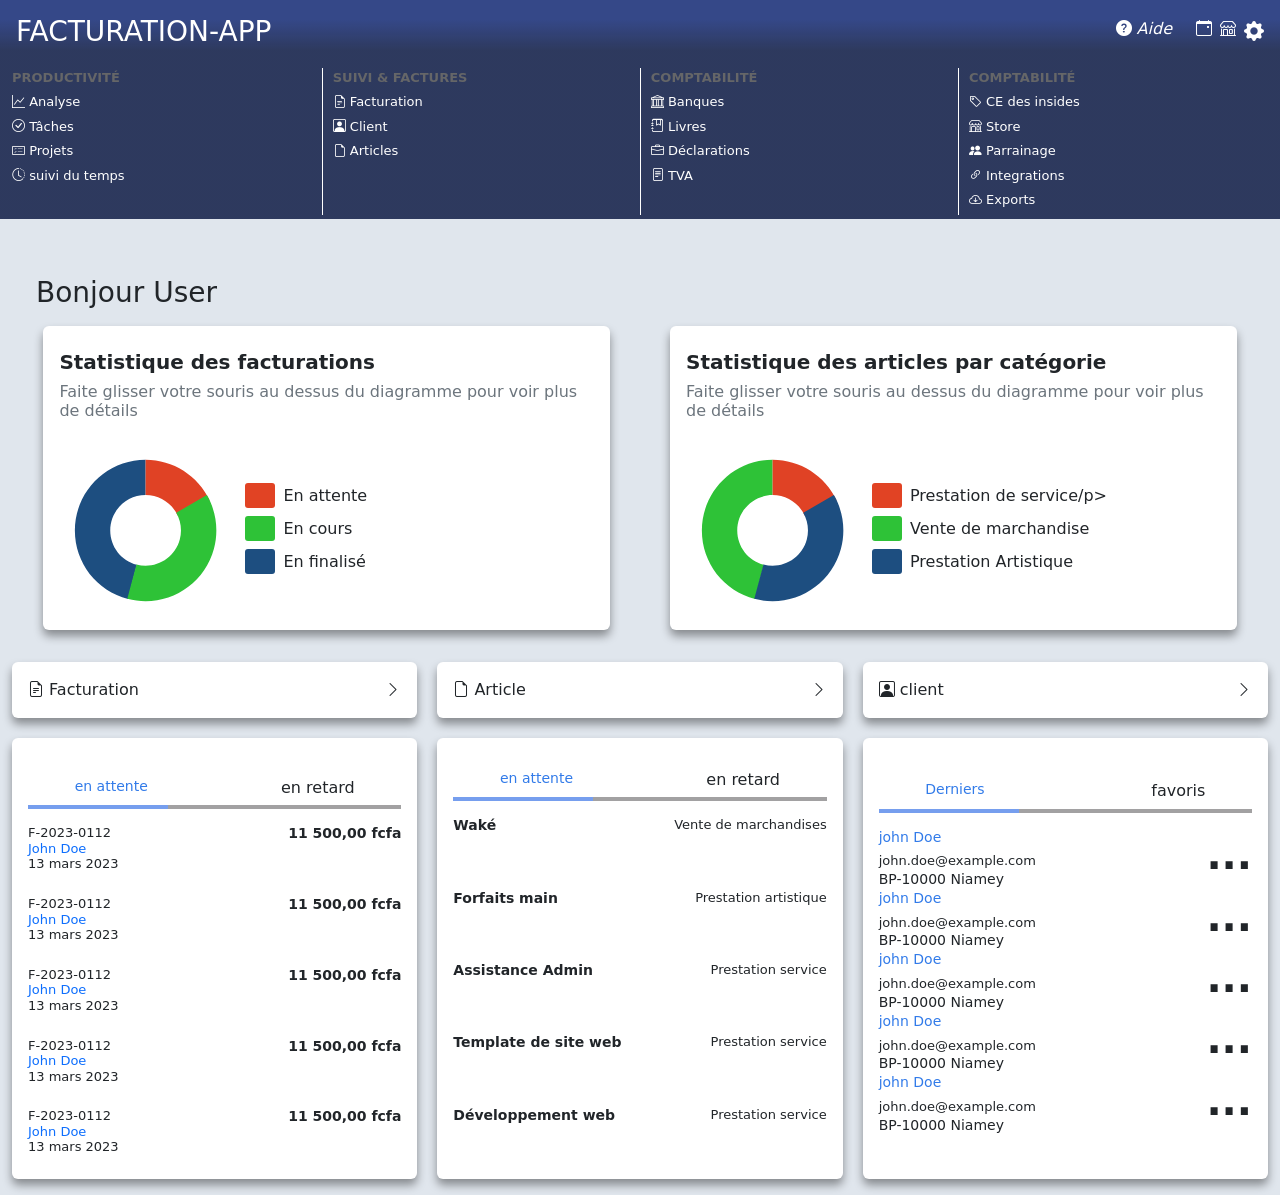
<file: index.html>
<!DOCTYPE html>
<html lang="fr">

<head>
    <meta charset="UTF-8">
    <meta name="viewport" content="width=device-width, initial-scale=1.0">
    <title>Dashboard Facturation</title>

    <link href="https://cdn.jsdelivr.net/npm/bootstrap@5.3.8/dist/css/bootstrap.min.css" rel="stylesheet">
    <link rel="stylesheet" href="https://cdn.jsdelivr.net/npm/bootstrap-icons@1.11.3/font/bootstrap-icons.css">
    <link rel="stylesheet" href="style.css">

</head>

<body>
    <!-- HEADER FIXE -->
    <div class="header-fixed entete">
        <div class="header d-flex justify-content-between align-items-center px-3">
            <h3 class="m-0">FACTURATION-APP</h3>
            <div class="d-flex gap-2">
                <i class="bi bi-question-circle-fill me-3"> Aide</i>
                <i class="bi bi-calendar-event"></i>
                <i class="bi bi-shop"></i>
                <i class="bi bi-gear-fill fs-5 "></i>
            </div>
        </div>
        <div class="menu px-2 text-white">
            <!-- PRODUCTIVITÉ -->
            <div class="menu-item  zey1 m-1">
                <input type="checkbox" id="m1">
                <label class="m-0 prod" for="m1">PRODUCTIVITÉ</label>

                <div class="submenu">
                    <a class="text-decoration-none text-white" href="index.html"><p> <i class="bi bi-graph-up"></i> Analyse</p></a>
                    <p> <i class="bi bi-check-circle"></i> Tâches</p>
                    <p><i class="bi bi-card-checklist"></i> Projets</p>
                    <p><i class="bi bi-clock-history"></i> suivi du temps</p>
                </div>
            </div>

            <!-- SUIVI -->
            <div class="menu-item zey m-1">
                <input type="checkbox" id="m2">
                <label class="prod" for="m2">SUIVI & FACTURES</label>
                <div class="submenu">
                   <a href="facturation.html" class="text-decoration-none text-white"> <p id="goFacturation">  <i class="bi bi-file-earmark-text"></i> Facturation</p></a>
                    <a href="#" class="text-decoration-none text-white"><p id="goClient"> <i class="bi bi-person-square"></i> Client</p></a>
                    <a href="#" class="text-decoration-none text-white"><p id="goArticles"> <i class="bi bi-file-earmark"></i> Articles</p></a>
                </div>
            </div>

            <!-- AUTRES -->
            <div class="menu-item zey m-1">
                <input type="checkbox" id="m3">
                <label class="prod" for="m3">COMPTABILITÉ</label>

                <div class="submenu">
                    <p> <i class="bi bi-bank"></i> Banques</p>
                    <p> <i class="bi bi-journal-bookmark"></i> Livres</p>
                    <p><i class="bi bi-briefcase"></i> Déclarations</p>
                    <p><i class="bi bi-file-text"></i> TVA</p>
                </div>
            </div>
            <div class="menu-item zey m-1">
                <input type="checkbox" id="m3">
                <label class="prod" for="m3">COMPTABILITÉ</label>

                <div class="submenu">
                    <p><i class="bi bi-tag"></i> CE des insides</p>
                    <p><i class="bi bi-shop"></i> Store</p>
                    <p><i class="bi bi-people-fill"></i> Parrainage</p> 
                    <p><i class="bi bi-link-45deg"></i> Integrations</p> 
                    <p><i class="bi bi-cloud-arrow-down"></i> Exports</p> 
                </div>
            </div>

        </div>
    </div>

    <!-- CONTENU -->
    <div class="container-fluid d-flex flex-column align-items-center CONTENU">

        <!-- TITRE -->
        <div class="d-flex justify-content-between align-items-center mt-3 w-100 px-4">
            <h3 class="mb-3 ext-primary">Bonjour User</h3>
        </div>
        <div class="mx-5 mb-3 d-flex gap-5 fad svc">
            <div
                class="demo-box shadow-bottom w-100 h-100 overflow-hidden d-flex align-items-start justify-content-start flex-column p-3">

                <h5 class="mt-2 fw-bold text-center">
                    Statistique des facturations
                </h5>
                <h6 class="text-secondary">
                    Faite glisser votre souris au dessus du diagramme pour voir plus de détails
                </h6>

                <div class="d-flex flex-wrap align-items-center justify-content-center gap-3 mt-3">

                    <!-- SVG -->
                    <svg width="170" height="170" viewBox="0 0 2253 2253" class="img-fluid">
                        <path
                            d="M1147.83,208.333c-517.767,0 -937.5,419.733 -937.5,937.5c-0,428.307 290.274,802.155 705.228,908.271l116.136,-454.135c-207.477,-53.058 -352.614,-239.982 -352.614,-454.136c-0,-258.883 209.866,-468.75 468.75,-468.75l-0,-468.75Z"
                            fill="#1D4E80" />
                        <path
                            d="M1997.49,749.576c-153.977,-330.174 -485.321,-541.243 -849.663,-541.243l-0,468.704c182.171,0 347.843,105.535 424.832,270.622l424.831,-198.083Z"
                            fill="#E04225" />
                        <path
                            d="M905.188,2051.39c500.124,134.008 1014.19,-162.788 1148.2,-662.913c64.353,-240.168 30.664,-496.064 -93.656,-711.393l-405.95,234.375c62.16,107.665 79.005,235.613 46.828,355.697c-67.003,250.062 -324.036,398.46 -574.099,331.456l-121.321,452.778Z"
                            fill="#2EC237" />
                    </svg>

                    <!-- LEGENDE -->
                    <div class="d-flex flex-column gap-2">

                        <div class="d-flex align-items-center gap-2">
                            <div class="cole"></div>
                            <p class="m-0">En attente</p>
                        </div>

                        <div class="d-flex align-items-center gap-2">
                            <div class="cole1"></div>
                            <p class="m-0">En cours</p>
                        </div>
                        <div class="d-flex align-items-center gap-2">
                            <div class="cole2"></div>
                            <p class="m-0">En finalisé</p>
                        </div>

                    </div>

                </div>

            </div>
            <div
                class="demo-box w-100 h-100 shadow-bottom con overflow-hidden d-flex align-items-start  flex-column p-3">

                <h5 class=" mt-2 fw-bold text-center">
                    Statistique des articles par catégorie
                </h5>
                <h6 class="text-secondary">
                    Faite glisser votre souris au dessus du diagramme pour voir plus de détails
                </h6>

                <div class="d-flex flex-wrap align-items-center justify-content-center gap-3 mt-3">

                    <svg width="170" height="170" viewBox="0 0 2253 2253" class="img-fluid">
                        <path
                            d="M1147.83,208.333c-517.767,0 -937.5,419.733 -937.5,937.5c-0,428.307 290.274,802.155 705.228,908.271l116.136,-454.135c-207.477,-53.058 -352.614,-239.982 -352.614,-454.136c-0,-258.883 209.866,-468.75 468.75,-468.75l-0,-468.75Z"
                            fill="#2EC237" />
                        <path
                            d="M1997.49,749.576c-153.977,-330.174 -485.321,-541.243 -849.663,-541.243l-0,468.704c182.171,0 347.843,105.535 424.832,270.622l424.831,-198.083Z"
                            fill="#E04225" />
                        <path
                            d="M905.188,2051.39c500.124,134.008 1014.19,-162.788 1148.2,-662.913c64.353,-240.168 30.664,-496.064 -93.656,-711.393l-405.95,234.375c62.16,107.665 79.005,235.613 46.828,355.697c-67.003,250.062 -324.036,398.46 -574.099,331.456l-121.321,452.778Z"
                            fill="#1D4E80" />
                    </svg>

                    <div class="d-flex flex-column gap-2">

                        <div class="d-flex align-items-center gap-2">
                            <div class="cole"></div>
                            <p class="m-0">Prestation de service/p>
                        </div>

                        <div class="d-flex align-items-center gap-2">
                            <div class="cole1"></div>
                            <p class="m-0">Vente de marchandise</p>
                        </div>
                        <div class="d-flex align-items-center gap-2">
                            <div class="cole2"></div>
                            <p class="m-0">Prestation Artistique</p>
                        </div>

                    </div>

                </div>

            </div>
        </div>

        <div class="d-flex gap-1 m-3 svc w-100">
            <div class="d-flex bg-white w-100 shadow-bottom rounded p-3 cursor-pointer justify-content-between">
                <a href="#facturation" class="text-decoration-none text-body"> <i class="bi bi-file-earmark-text"></i> Facturation</a>
                <i class="bi bi-chevron-right"></i>

            </div>
            <div class="d-flex bg-white w-100 shadow-bottom rounded p-3 cursor-pointer justify-content-between">
                <a href="#Article" class="text-decoration-none text-body"> <i class="bi bi-file-earmark cursor-pointer"></i> Article </a>
                <i class="bi bi-chevron-right"></i>
            </div>
            <div class="d-flex bg-white w-100 shadow-bottom rounded p-3 cursor-pointer justify-content-between">
                <a href="#Client" class="text-decoration-none text-body"> <i class="bi bi-person-square cursor-pointer"></i> client</a>
                <i class="bi bi-chevron-right"></i>

            </div>
        </div>

        <div class="d-flex gap-2 mt-1 mb-3 svc w-100">
            <div id="facturation" class="d-flex flex-column  box-2 shadow-bottom bg-white w-100 rounded p-3 justify-content-between">
                <div class="w-75 mt-4 d-flex justify-content-between justify-content-center">
                    <h6 class="svc1">en attente  </h6>
                    <h6>en retard </h6>
                </div>

                <div class="box-3">
                    <div class="bx1">

                    </div>
                </div>

                <div class="d-flex w-100 pt-3 justify-content-between">

                    <h6 class="tex1">F-2023-0112 <br>

                        <span class="text-primary">John Doe</span> <br>
                        13 mars 2023
                    </h6>

                    <h6 class="fw-bold tex2">11 500,00 fcfa</h6>

                </div>
                <div class="d-flex w-100 pt-3 justify-content-between">

                 <h6 class="tex1">F-2023-0112 <br>

                        <span class="text-primary">John Doe</span> <br>
                        13 mars 2023
                    </h6>

                   <h6 class="fw-bold tex2">11 500,00 fcfa</h6>

                </div>
                <div class="d-flex w-100 pt-3 justify-content-between">

                   <h6 class="tex1">F-2023-0112 <br>

                        <span class="text-primary">John Doe</span> <br>
                        13 mars 2023
                    </h6>

                    <h6 class="fw-bold tex2">11 500,00 fcfa</h6>

                </div>
                <div class="d-flex w-100 pt-3 justify-content-between">

                   <h6 class="tex1">F-2023-0112 <br>

                        <span class="text-primary">John Doe</span> <br>
                        13 mars 2023
                    </h6>

                   <h6 class="fw-bold tex2">11 500,00 fcfa</h6>

                </div>
                <div class="d-flex w-100 pt-3 justify-content-between">

                    <h6 class="tex1">F-2023-0112 <br>

                        <span class="text-primary">John Doe</span> <br>
                        13 mars 2023
                    </h6>

                    <h6 class="fw-bold tex2">11 500,00 fcfa</h6>

                </div>
                
            </div>
            <div id="Article" class="d-flex  flex-column box-2 shadow-bottom bg-white w-100 rounded p-3 justify-content-between">
                <div class="w-75 mt-3 d-flex justify-content-between justify-content-center">
                    <h6 class="svc1">en attente  </h6>
                    <h6>en retard </h6>
                </div>

                <div class="box-3">
                    <div class="bx1">

                    </div>
                </div>

                <div class="d-flex w-100 h-25 pt-3 justify-content-between">

                    <h6 class="fw-bold tex2">Waké
                    </h6>

                    <h6 class="tex1">Vente de marchandises</h6>

                </div>
                <div class="d-flex w-100 pt-3 h-25 justify-content-between">

                    <h6 class="fw-bold tex2">Forfaits main
                    </h6>

                    <h6 class="tex1">Prestation artistique</h6>

                </div>
                <div class="d-flex w-100 pt-3 h-25 justify-content-between">

                    <h6 class="fw-bold tex2">Assistance Admin
                    </h6>

                    <h6 class="tex1">Prestation service</h6>

                </div>
                <div class="d-flex w-100 pt-3 h-25 justify-content-between">

                    <h6 class="fw-bold tex2">Template de site web
                    </h6>

                    <h6 class="tex1">Prestation service</h6>

                </div>
                <div class="d-flex w-100 pt-3 h-25 justify-content-between">

                    <h6 class="fw-bold tex2">Développement web
                    </h6>

                    <h6 class="tex1">Prestation service</h6>

                </div>


            </div>
            <div id="Client" class="d-flex flex-column box-2 shadow-bottom bg-white w-100 rounded p-3 justify-content-between">
                <div class="w-75 d-flex justify-content-between justify-content-center">
                    <h6 class="svc1">Derniers  </h6>
                    <h6>favoris </h6>
                </div>

                <div class="box-3">
                    <div class="bx1">

                    </div>
                </div>

               <div class="d-flex w-100 m-0 mt-3 align-items-center justify-content-between">

                    <div class="d-flex flex-column m-0 p-0">
                        <h5 class="svc1" >john Doe</h5>
                        <h6 class="p-0 m-0 svc2">john.doe@example.com </h6>
                        <small f>BP-10000 Niamey</small>
                    </div>
                    <h6 class="fw-bold fs-1">...</h6>
                </div>
                <div class="d-flex w-100 m-0 align-items-center justify-content-between">

                    <div class="d-flex flex-column m-0 p-0">
                        <h5 class="svc1" >john Doe</h5>
                        <h6 class="p-0 m-0 svc2">john.doe@example.com </h6>
                        <small>BP-10000 Niamey</small>
                    </div>
                    <h6 class="fw-bold fs-1">...</h6>
                </div>
                <div class="d-flex w-100 m-0 align-items-center justify-content-between">

                    <div class="d-flex flex-column m-0 p-0">
                        <h5 class="svc1" >john Doe</h5>
                       <h6 class="p-0 m-0 svc2">john.doe@example.com </h6>
                        <small>BP-10000 Niamey</small>
                    </div>
                    <h6 class="fw-bold fs-1">...</h6>
                </div>
               <div class="d-flex w-100 m-0 align-items-center justify-content-between">

                    <div class="d-flex flex-column m-0 p-0">
                        <h5 class="svc1" >john Doe</h5>
                        <h6 class="p-0 m-0 svc2">john.doe@example.com </h6>
                        <small>BP-10000 Niamey</small>
                    </div>
                    <h6 class="fw-bold fs-1">...</h6>
                </div>
               <div class="d-flex w-100 m-0 align-items-center justify-content-between">

                    <div class="d-flex flex-column m-0 p-0">
                        <h5 class="svc1" >john Doe</h5>
                        <h6 class="p-0 m-0 svc2">john.doe@example.com </h6>
                        <small>BP-10000 Niamey</small>
                    </div>
                    <h6 class="fw-bold fs-1">...</h6>
                </div>
                


                
            </div>

        </div>
    </div>

    <!-- JS -->
    <script src="https://cdn.jsdelivr.net/npm/bootstrap@5.3.8/dist/js/bootstrap.bundle.min.js"></script>


</body>

</html>
</file>
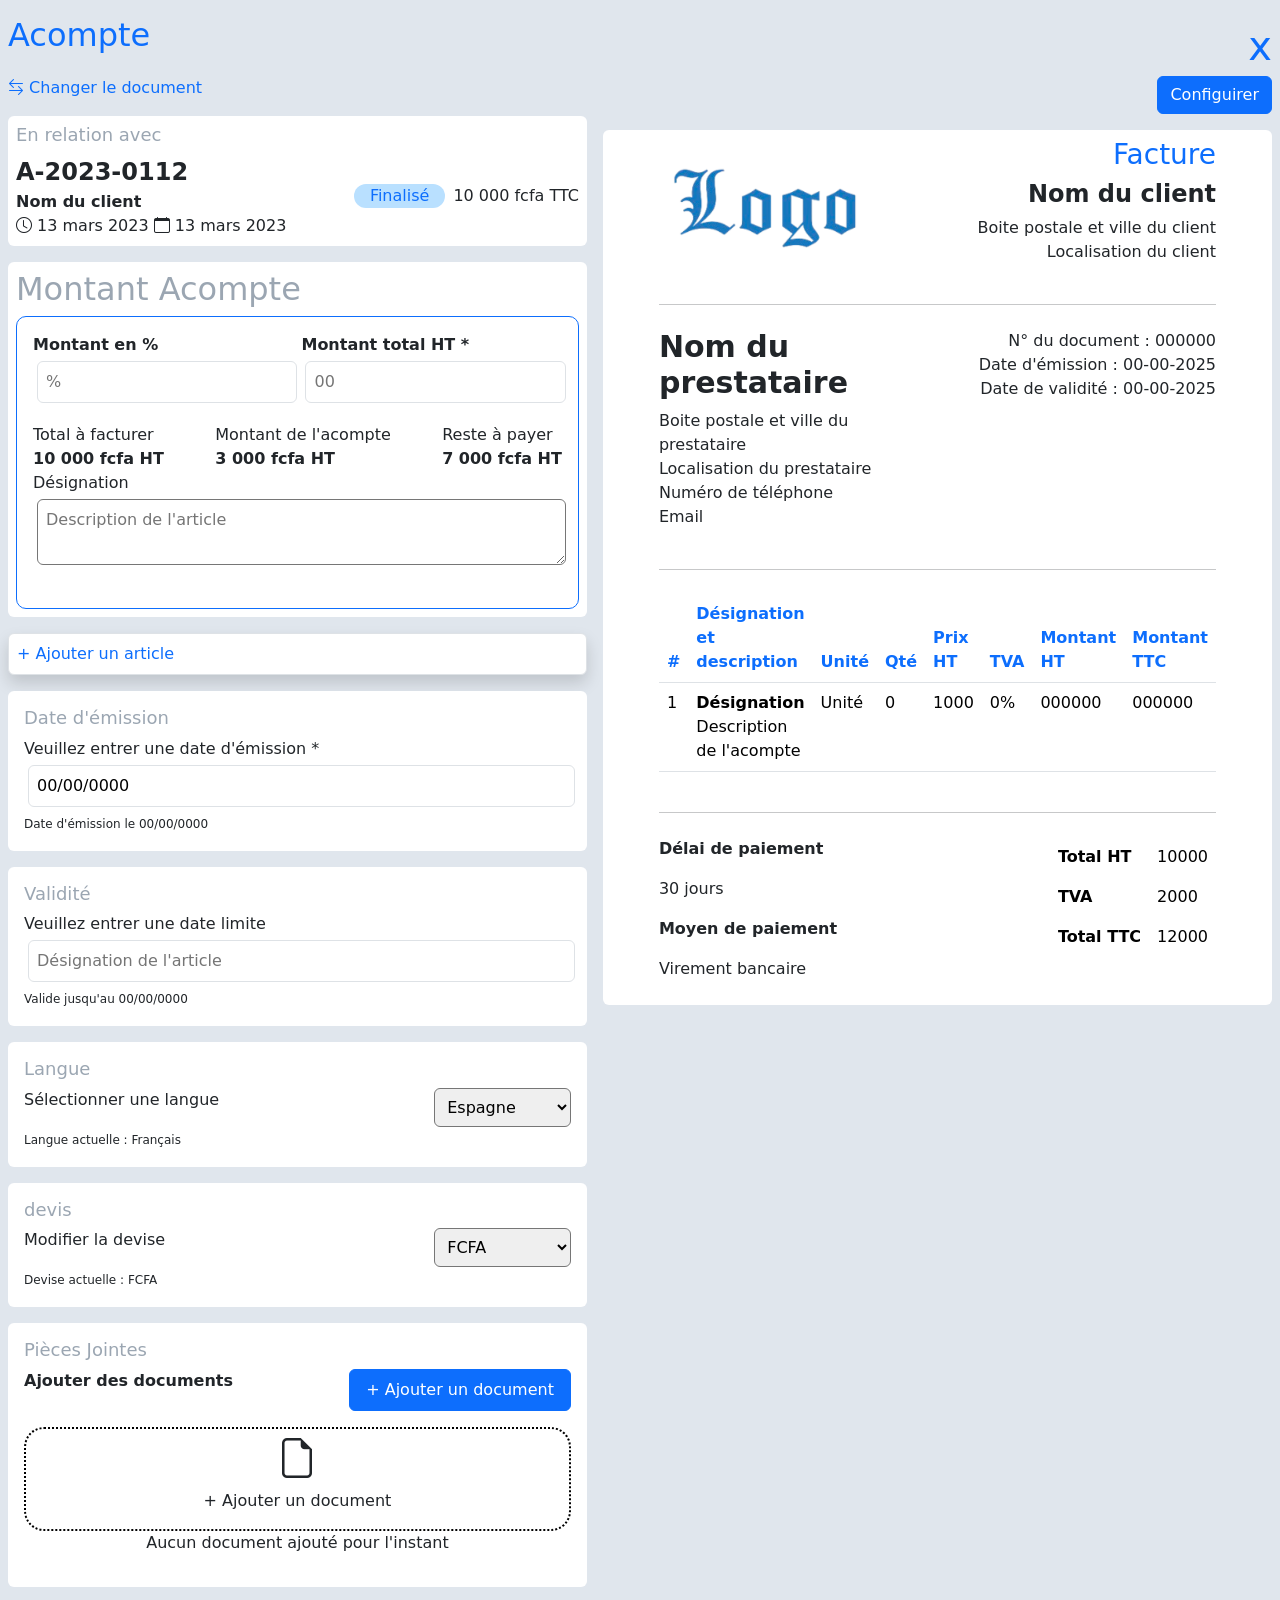
<file: acompte.html>
<!DOCTYPE html>
<html lang="en">

<head>
    <meta charset="UTF-8">
    <meta name="viewport" content="width=device-width, initial-scale=1.0">
    <title>crer acompte</title>
    <link href="https://cdn.jsdelivr.net/npm/bootstrap@5.3.8/dist/css/bootstrap.min.css" rel="stylesheet">
    <link rel="stylesheet" href="https://cdn.jsdelivr.net/npm/bootstrap-icons@1.11.3/font/bootstrap-icons.css">
    <link rel="stylesheet" href="style.css">
</head>

<body class="p-0 mx-2">

    <div class="d-flex mt-3 FAC1  justify-content-between">
        <h1 class="fs-2 text-primary">Acompte</h1>
        <span class="fs-1 text-primary">x</span>
    </div>

    <div class="d-flex gap-3 FAC ">
        <div class="d-flex w-100  flex-column">

            <div>
                <p class="text-primary">
                    <i class="bi bi-arrow-left-right"></i>
                    Changer le document
                </p>
            </div>

            <div class="rounded bg-white p-2">
                <h5 class="relation">En relation avec</h5>

                <div class="d-flex FAC justify-content-between">
                    <div class="">
                        <span class="fs-4 fw-bolder"> A-2023-0112</span> <br>
                        <span class="fw-bolder">Nom du client</span> <br>
                        <i class="bi bi-clock"></i> 13 mars 2023
                        <i class="bi bi-calendar"></i> 13 mars 2023

                    </div>

                    <div class="d-flex align-items-center gap-2 ">
                        <div class="d-flex gap-2">
                            <button class="btn btn-primary p-0 fina px-3">Finalisé</button>

                        </div>
                        <h6 class="p-0 m-0"> 10 000 fcfa TTC</h6>
                    </div>
                </div>


            </div>

            <div class="rounded bg-white p-2 mt-3">
                <div class="d-flex FAC justify-content-between">
                    <h5 class="relation fs-2">Montant Acompte</h5>
                </div>
                <div class="d-flex flex-column p-3 justify-content-between nOMD ">

                    <div class="d-flex FAC gap-2 w-100">
                        <form method="get" action="" class="w-100">
                            <p>
                                <label class="fw-bold" for="prenom">Montant en % </label> <br>
                                <input type="text" required name="prenom" id="prenom" placeholder="%"
                                    class="w-100 p-2 border rounded m-1" size="30" maxlength="20">
                            </p>
                        </form>
                        <form method="get" action="" class="w-100">
                            <p>
                                <label class="fw-bold" for="prenom">Montant total HT *</label> <br>
                                <input type="text" required name="prenom" id="prenom" placeholder="00"
                                    class="w-100 p-2 border rounded m-1" size="30" maxlength="20">
                            </p>
                        </form>

                    </div>

                    <div class="d-flex align-items-center justify-content-center justify-content-between">

                        <div>
                            Total à facturer <br>
                            <span class="fw-bolder">10 000 fcfa HT</span>
                        </div>
                        <div>
                            Montant de l'acompte<br>
                            <span class="fw-bolder">3 000 fcfa HT</span>
                        </div>
                        <div>
                            Reste à payer<br>
                            <span class="fw-bolder">7 000 fcfa HT</span>
                        </div>

                    </div>

                    <form method="get" action="" class="h-25">
                        <p>
                            <label for="ameliorer">Désignation</label><br>
                            <textarea name="ameliorer" id="ameliorer" placeholder="Description de l'article"
                                class="w-100 p-2 rounded m-1"></textarea>
                        </p>
                    </form>


                </div>
            </div>

            <button class="btn border bg-white shadow p-2 text-primary mt-3 cursor-pointer text-start">+ Ajouter un
                article</button>

            <div class="rounded bg-white p-3 mt-3">
                <div class="d-flex flex-column justify-content-between">
                    <h5 class="relation">Date d'émission</h5>
                    <form method="get" action="" class="w-100">
                        <p class="p-0 m-0">
                            <label for="prenom">Veuillez entrer une date d'émission *</label> <br>
                            <input type="text" required name="prenom" id="prenom" placeholder="" value="00/00/0000"
                                class="w-100 p-2 border rounded m-1" size="30" maxlength="20">
                        </p>
                        <span class="jus p-0 m-0">Date d'émission le 00/00/0000</span>
                    </form>
                </div>
            </div>

            <div class="rounded bg-white p-3 mt-3 ">
                <div class="d-flex flex-column justify-content-between">
                    <h5 class="relation">Validité </h5>
                    <form method="get" action="" class="w-100">
                        <p class="p-0 m-0">
                            <label for="prenom">Veuillez entrer une date limite </label> <br>
                            <input type="text" required name="prenom" id="prenom"
                                placeholder="Désignation de l'article " class="w-100 p-2 border rounded m-1" size="30"
                                maxlength="20">
                        </p>
                        <span class="jus p-0 m-0">Valide jusqu'au 00/00/0000</span>
                    </form>
                </div>
            </div>

            <div class="rounded bg-white p-3 mt-3">
                <div class="d-flex flex-column justify-content-between">
                    <h5 class="relation">Langue </h5>
                    <form method="get" action="">
                        <p class="d-flex justify-content-between p-0 m-0">
                            <label for="pays">Sélectionner une langue</label>
                            <select name="pays" id="pays" class="rounded p-2 w-25">
                                <option value="espagne">Espagne</option>
                                <option value="royaume-uni">Royaume-Uni</option>
                                <option value="canada">Canada</option>
                                <option value="japon">Japon</option>
                            </select>
                        </p>
                        <span class="jus p-0 m-0">Langue actuelle : Français</span>
                    </form>
                </div>
            </div>
            <div class="rounded bg-white p-3 mt-3">
                <div class="d-flex flex-column justify-content-between">
                    <h5 class="relation">devis </h5>
                    <form method="get" action="">
                        <p class="d-flex justify-content-between p-0 m-0">
                            <label for="pays">Modifier la devise</label>
                            <select name="pays" id="pays" class="rounded p-2 w-25">
                                <option value="espagne">FCFA</option>
                                <option value="royaume-uni">Dollar</option>
                                <option value="canada">Euro</option>
                                <!-- <option value="japon">Japon</option> -->
                            </select>
                        </p>
                        <span class="jus p-0 m-0">Devise actuelle : FCFA</span>
                    </form>
                </div>
            </div>

            <div class="rounded bg-white p-3 mb-3 mt-3">
                <div class="d-flex flex-column justify-content-between">
                    <h5 class="relation">Pièces Jointes </h5>
                    <form method="get" action="">
                        <p class="d-flex justify-content-between p-0 m-0">
                            <label class="fw-bolder" for="pays">Ajouter des documents</label>
                            <button class="btn btn-primary py-2  px-3">+ Ajouter un document</button>
                        </p>
                        <div class="d-flex document mt-3 align-items-center justify-content-center flex-column">

                            <i class="bi bi-file-earmark fs-1"></i>
                            <p>+ Ajouter un document</p>

                        </div>
                    </form>
                    <p class="w-100 text-center"> Aucun document ajouté pour l'instant</p>
                </div>
            </div>
        </div>

        <div class="d-flex  flex-column  configui gap-3">

            <div class="d-flex align-items-end justify-content-end">
                <button class="btn btn-primary">Configuirer</button>

            </div>

            <div class="d-flex align-items-end w-auto configui justify-content-end">
                <div class="d-flex flex-column gap-2 bg-white p-2 rounded">
                    <div class="row align-items-center px-lg-5 px-3 gy-3">
                        <div class="col-lg-5 text-center text-lg-start">
                           <img src="./image/logo.png" class="img-fluid" alt="logo">
                        </div>

                        <div class="col-lg-7 text-lg-end text-center">
                            <h3 class="text-primary">Facture</h3>
                            <h4 class="fw-bolder">Nom du client</h4>
                            <p>
                                Boite postale et ville du client <br>
                                Localisation du client
                            </p>
                        </div>
                    </div>

                    <hr class="mx-5">
                    <div class="row px-lg-5 px-3 gy-4">
                        <div class="col-lg-6">
                            <h1 class="logo fw-bolder">Nom du prestataire</h1>

                            <p>
                                Boite postale et ville du prestataire <br>
                                Localisation du prestataire <br>
                                Numéro de téléphone <br>
                                Email
                            </p>
                        </div>

                        <div class="col-lg-6 text-lg-end">
                            <p>
                                N° du document : 000000 <br>
                                Date d'émission : 00-00-2025 <br>
                                Date de validité : 00-00-2025
                            </p>
                        </div>
                    </div>

                     <hr class="mx-5">

                    <div class="table-responsive px-lg-5 px-2">

                        <table class="table text-primary text-start">

                            <thead class="">
                                <tr>
                                    <th class="text-primary" >#</th>
                                    <th class="text-primary">Désignation et description</th>
                                    <th class="text-primary">Unité</th>
                                    <th class="text-primary">Qté</th>
                                    <th class="text-primary">Prix HT</th>
                                    <th class="text-primary">TVA</th>
                                    <th class="text-primary">Montant HT</th>
                                    <th class="text-primary">Montant TTC</th>
                                </tr>
                            </thead>

                            <tbody>

                                <tr>

                                    <td>1</td>

                                    <td class="text-start">
                                        <strong>Désignation</strong><br>
                                       Description de l'acompte<br>
                                    </td>

                                    <td>Unité</td>

                                    <td>0</td>

                                    <td>1000</td>

                                    <td>0%</td>

                                    <td>000000</td>

                                    <td>000000</td>

                                </tr>

                            </tbody>

                        </table>

                    </div>

                    <hr class="mx-5">


                    <div class="row px-lg-5 px-3 gy-4">

                        <div class="col-lg-6">

                            <p class="fw-bold">Délai de paiement</p>

                            <p>30 jours</p>

                            <p class="fw-bold">Moyen de paiement</p>

                            <p>Virement bancaire</p>

                        </div>

                        <div class="col-lg-6">

                            <table class="table table-borderless w-auto ms-lg-auto">

                                <tr>

                                    <th>Total HT</th>

                                    <td>10000</td>

                                </tr>

                                <tr>

                                    <th>TVA</th>

                                    <td>2000</td>

                                </tr>

                                <tr>

                                    <th>Total TTC</th>

                                    <td>12000</td>

                                </tr>

                            </table>

                        </div>

                    </div>
                </div>
            </div>

        </div>

    </div>

    </div>
    <script src="https://cdn.jsdelivr.net/npm/bootstrap@5.3.8/dist/js/bootstrap.bundle.min.js"></script>
</body>

</html>
</file>
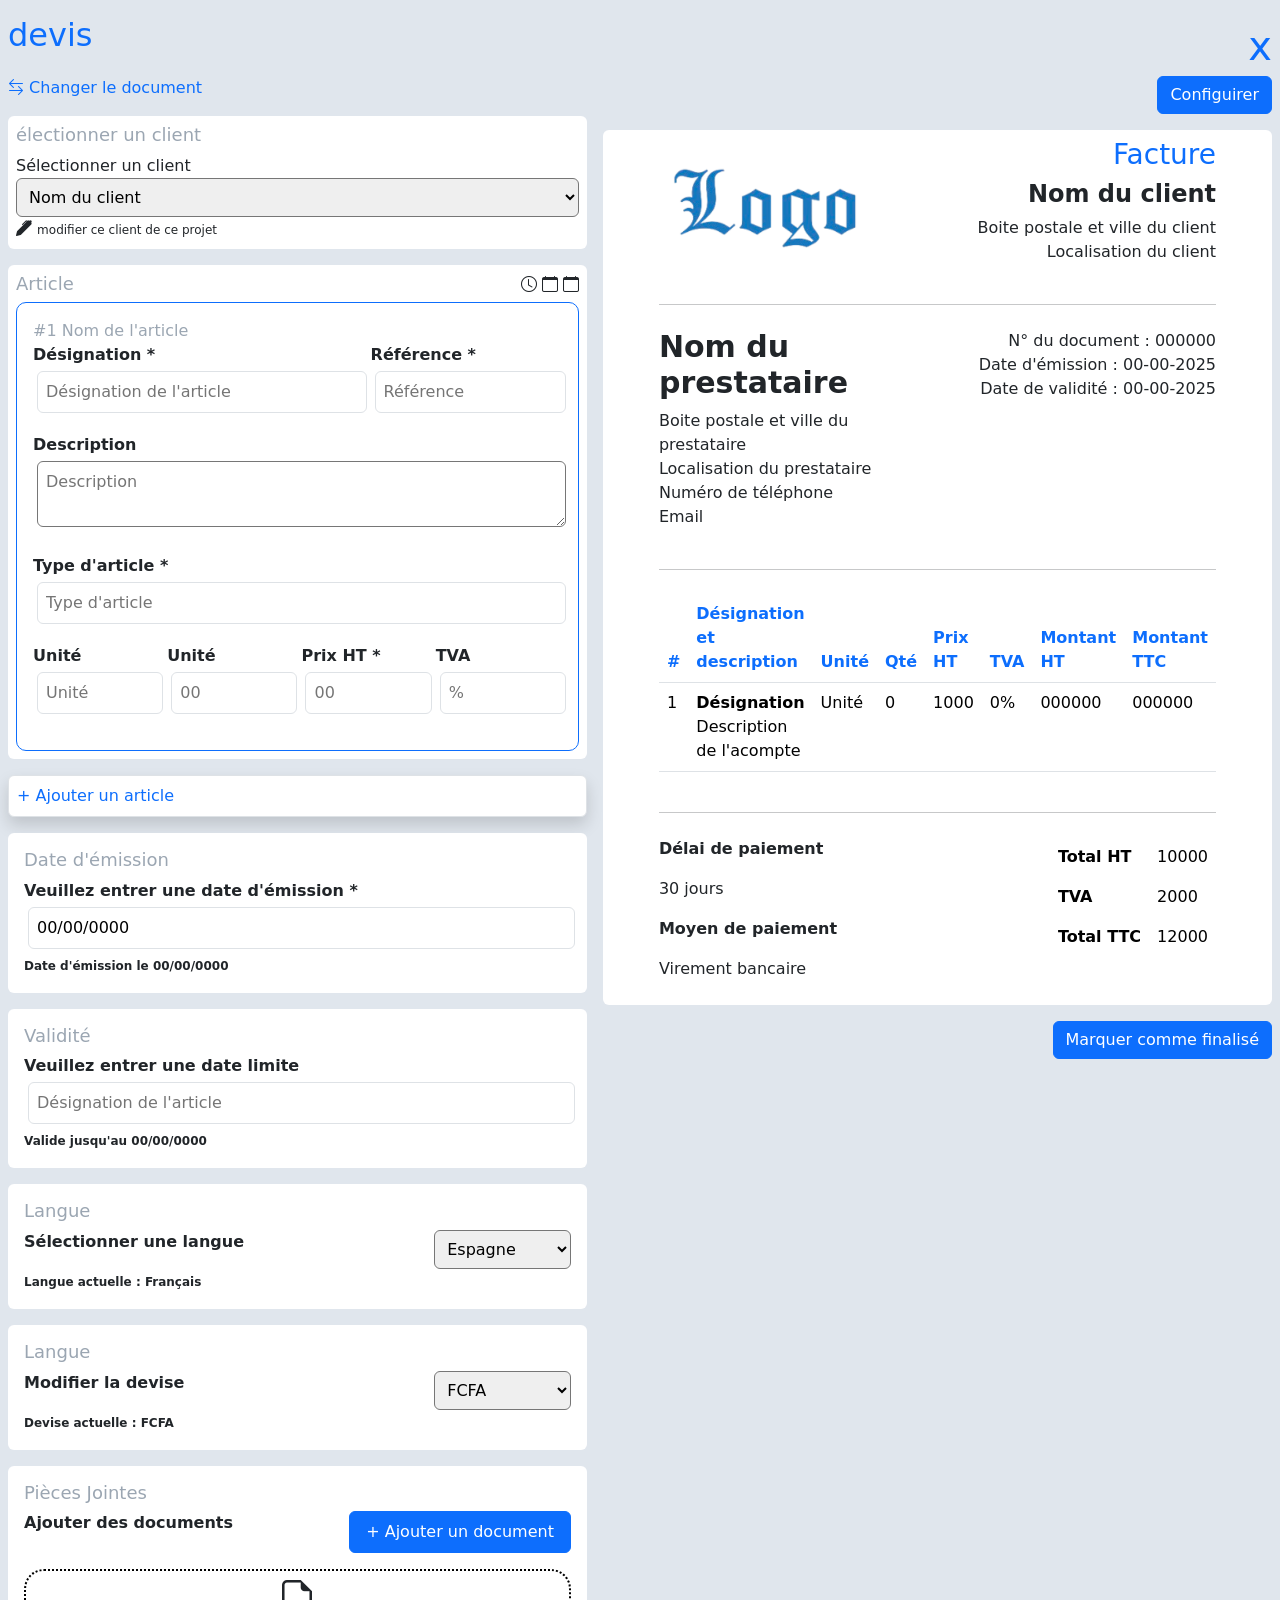
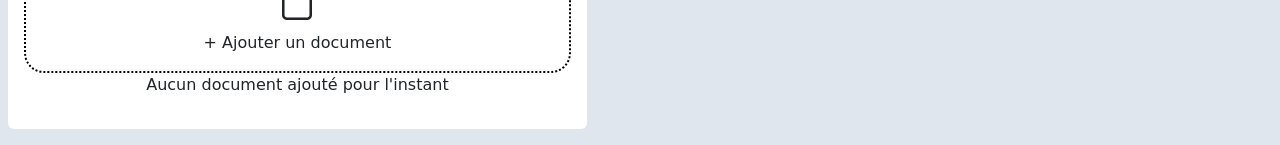
<file: creer facture.html>
<!DOCTYPE html>
<html lang="en">

<head>
    <meta charset="UTF-8">
    <meta name="viewport" content="width=device-width, initial-scale=1.0">
    <title>crer facture </title>
    <link href="https://cdn.jsdelivr.net/npm/bootstrap@5.3.8/dist/css/bootstrap.min.css" rel="stylesheet">
    <link rel="stylesheet" href="https://cdn.jsdelivr.net/npm/bootstrap-icons@1.11.3/font/bootstrap-icons.css">
    <link rel="stylesheet" href="style.css">
</head>

<body class="p-0 mx-2">

    <div class="d-flex mt-3 FAC1  justify-content-between">
        <h1 class="fs-2 text-primary">devis</h1>
        <span class="fs-1 text-primary">x</span>
    </div>

    <div class="d-flex gap-3 FAC  w-100  ">
        <div class="d-flex flex-column">

            <div>
                <p class="text-primary">
                    <i class="bi bi-arrow-left-right"></i>
                    Changer le document
                </p>
            </div>

            <div class="rounded bg-white p-2">
                <h5 class="relation">électionner un client</h5>

                <form method="get" action="">
                    <p class=" p-0 m-0">
                        <label for="pays">Sélectionner un client</label> <br>
                        <select name="pays" id="pays" class="rounded p-2 w-100">
                            <option value="espagne">Nom du client</option>
                            <option value="royaume-uni">Royaume-Uni</option>
                            <option value="canada">Canada</option>
                            <option value="japon">Japon</option>
                        </select>
                    </p>
                    <i class="bi bi-pen-fill"></i> <span class="jus p-0 m-0">modifier ce client de ce projet</span>
                </form>

            </div>

            <div class="rounded bg-white p-2 mt-3">
                <div class="d-flex FAC justify-content-between">
                    <h5 class="relation">Article</h5>
                    <div class="">
                        <i class="bi bi-clock"></i>
                        <i class="bi bi-calendar"></i>
                        <i class="bi bi-calendar"></i>
                    </div>

                </div>




                <div class="d-flex flex-column p-3 justify-content-between nOMD ">
                    <span class="relation fs-6">#1 Nom de l'article</span>
                    <div class="d-flex FAC justify-content-between gap-2 w-100">
                        <form method="get" action="" class="w-100">
                            <p>
                                <label class="fw-bold" for="prenom">Désignation *</label> <br>
                                <input type="text" required name="prenom" id="prenom"
                                    placeholder="Désignation de l'article " class="w-100 p-2 border rounded m-1"
                                    size="30" maxlength="20">
                            </p>
                        </form>
                        <form method="get" action="" class="">
                            <p>
                                <label class="fw-bold" for="prenom">Référence *</label> <br>
                                <input type="text" required name="prenom" id="prenom" placeholder="Référence"
                                    class="w-100 p-2 border rounded m-1" size="30" maxlength="20">
                            </p>
                        </form>

                    </div>

                    <form method="get" action="" class="h-25">
                        <p>
                            <label class="fw-bold" for="ameliorer">Description</label><br>
                            <textarea name="ameliorer" id="ameliorer" placeholder="Description"
                                class="w-100 p-2 rounded m-1"></textarea>
                        </p>
                    </form>

                    <form method="get" action="" class="w-100">
                        <p>
                            <label class="fw-bold" for="prenom">Type d'article * </label> <br>
                            <input type="text" required name="prenom" id="prenom" placeholder="Type d'article "
                                class="w-100 p-2 border rounded m-1" size="30" maxlength="20">
                        </p>
                    </form>

                    <div class="d-flex FAC align-items-center gap-2 justify-content-center">
                        <form method="get" action="" class="w-100">
                            <p>
                                <label class="fw-bold" for="prenom">Unité</label> <br>
                                <input type="text" required name="prenom" id="prenom" placeholder="Unité "
                                    class="w-100 p-2 border rounded m-1" size="30" maxlength="20">
                            </p>
                        </form>
                        <form method="get" action="" class="w-100">
                            <p>
                                <label class="fw-bold" for="prenom">Unité</label> <br>
                                <input type="text" required name="prenom" id="prenom" placeholder="00 "
                                    class="w-100 p-2 border rounded m-1" size="30" maxlength="20">
                            </p>
                        </form>
                        <form method="get" action="" class="w-100">
                            <p>
                                <label class="fw-bold" for="prenom">Prix HT * </label> <br>
                                <input type="text" required name="prenom" id="prenom" placeholder="00"
                                    class="w-100 p-2 border rounded m-1" size="30" maxlength="20">
                            </p>
                        </form>
                        <form method="get" action="" class="w-100">
                            <p>
                                <label class="fw-bold" for="prenom">TVA</label> <br>
                                <input type="text" required name="prenom" id="prenom" placeholder="% "
                                    class="w-100 p-2 border rounded m-1" size="30" maxlength="20">
                            </p>
                        </form>

                    </div>
                </div>
            </div>

            <button class="btn border bg-white shadow p-2 text-primary mt-3 cursor-pointer text-start">+ Ajouter un
                article</button>

            <div class="rounded bg-white p-3 mt-3">
                <div class="d-flex flex-column justify-content-between">
                    <h5 class="relation">Date d'émission</h5>
                    <form method="get" action="" class="w-100">
                        <p class="p-0 m-0">
                            <label class="fw-bold" for="prenom">Veuillez entrer une date d'émission *</label> <br>
                            <input type="text" required name="prenom" id="prenom" placeholder="" value="00/00/0000"
                                class="w-100 p-2 border rounded m-1" size="30" maxlength="20">
                        </p>
                        <span class="jus p-0 m-0 fw-bold">Date d'émission le 00/00/0000</span>
                    </form>
                </div>
            </div>

            <div class="rounded bg-white p-3 mt-3 ">
                <div class="d-flex flex-column justify-content-between">
                    <h5 class="relation">Validité </h5>
                    <form method="get" action="" class="w-100">
                        <p class="p-0 m-0">
                            <label class="fw-bold" for="prenom">Veuillez entrer une date limite </label> <br>
                            <input type="text" required name="prenom" id="prenom"
                                placeholder="Désignation de l'article " class="w-100 p-2 border rounded m-1" size="30"
                                maxlength="20">
                        </p>
                        <span class="jus p-0 m-0 fw-bold">Valide jusqu'au 00/00/0000</span>
                    </form>
                </div>
            </div>

            <div class="rounded bg-white p-3 mt-3">
                <div class="d-flex flex-column justify-content-between">
                    <h5 class="relation">Langue </h5>
                    <form method="get" action="">
                        <p class="d-flex justify-content-between p-0 m-0">
                            <label class="fw-bold" for="pays">Sélectionner une langue</label>
                            <select name="pays" id="pays" class="rounded p-2 w-25">
                                <option value="espagne">Espagne</option>
                                <option value="royaume-uni">Royaume-Uni</option>
                                <option value="canada">Canada</option>
                                <option value="japon">Japon</option>
                            </select>
                        </p>
                        <span class="jus p-0 m-0 fw-bold">Langue actuelle : Français</span>
                    </form>
                </div>
            </div>
            <div class="rounded bg-white p-3 mt-3">
                <div class="d-flex flex-column justify-content-between">
                    <h5 class="relation">Langue </h5>
                    <form method="get" action="">
                        <p class="d-flex justify-content-between p-0 m-0">
                            <label class="fw-bold" for="pays">Modifier la devise</label>
                            <select name="pays" id="pays" class="rounded p-2 w-25">
                                <option value="espagne">FCFA</option>
                                <option value="royaume-uni">Dollar</option>
                                <option value="canada">Euro</option>
                                <!-- <option value="japon">Japon</option> -->
                            </select>
                        </p>
                        <span class="jus p-0 m-0 fw-bold">Devise actuelle : FCFA</span>
                    </form>
                </div>
            </div>

            <div class="rounded bg-white p-3 mb-3 mt-3">
                <div class="d-flex flex-column justify-content-between">
                    <h5 class="relation">Pièces Jointes </h5>
                    <form method="get" action="">
                        <p class="d-flex justify-content-between p-0 m-0">
                            <label class="fw-bolder" for="pays">Ajouter des documents</label>
                            <button class="btn btn-primary py-2  px-3">+ Ajouter un document</button>
                        </p>
                        <div class="d-flex document mt-3 align-items-center justify-content-center flex-column">

                            <i class="bi bi-file-earmark fs-1"></i>
                            <p>+ Ajouter un document</p>

                        </div>
                    </form>
                    <p class="w-100 text-center"> Aucun document ajouté pour l'instant</p>
                </div>
            </div>
        </div>

        <div class="d-flex flex-column gap-3">

            <div class="d-flex align-items-end justify-content-end">
                <button class="btn btn-primary">Configuirer</button>

            </div>

            <div class="d-flex align-items-end w-auto configui justify-content-end">
                <div class="d-flex flex-column gap-2 bg-white p-2 rounded">
                    <div class="row align-items-center px-lg-5 px-3 gy-3">
                      <div class="col-lg-5 text-center text-lg-start">
                            <img src="./image/logo.png" class="img-fluid" alt="">
                        </div>

                        <div class="col-lg-7 text-lg-end text-center">
                            <h3 class="text-primary">Facture</h3>
                            <h4 class="fw-bolder">Nom du client</h4>
                            <p>
                                Boite postale et ville du client <br>
                                Localisation du client
                            </p>
                        </div>
                    </div>

                    <hr class="mx-5">
                    <div class="row px-lg-5 px-3 gy-4">
                        <div class="col-lg-6">
                            <h1 class="logo fw-bolder">Nom du prestataire</h1>

                            <p>
                                Boite postale et ville du prestataire <br>
                                Localisation du prestataire <br>
                                Numéro de téléphone <br>
                                Email
                            </p>
                        </div>

                        <div class="col-lg-6 text-lg-end">
                            <p>
                                N° du document : 000000 <br>
                                Date d'émission : 00-00-2025 <br>
                                Date de validité : 00-00-2025
                            </p>
                        </div>
                    </div>

                    <hr class="mx-5">

                    <div class="table-responsive px-lg-5 px-2">

                        <table class="table text-primary text-start">

                            <thead class="">
                                <tr>
                                    <th class="text-primary">#</th>
                                    <th class="text-primary">Désignation et description</th>
                                    <th class="text-primary">Unité</th>
                                    <th class="text-primary">Qté</th>
                                    <th class="text-primary">Prix HT</th>
                                    <th class="text-primary">TVA</th>
                                    <th class="text-primary">Montant HT</th>
                                    <th class="text-primary">Montant TTC</th>
                                </tr>
                            </thead>

                            <tbody>

                                <tr>

                                    <td>1</td>

                                    <td class="text-start">
                                        <strong>Désignation</strong><br>
                                        Description de l'acompte<br>
                                    </td>

                                    <td>Unité</td>

                                    <td>0</td>

                                    <td>1000</td>

                                    <td>0%</td>

                                    <td>000000</td>

                                    <td>000000</td>

                                </tr>

                            </tbody>

                        </table>

                    </div>

                    <hr class="mx-5">


                    <div class="row px-lg-5 px-3 gy-4">

                        <div class="col-lg-6">

                            <p class="fw-bold">Délai de paiement</p>

                            <p>30 jours</p>

                            <p class="fw-bold">Moyen de paiement</p>

                            <p>Virement bancaire</p>

                        </div>

                        <div class="col-lg-6">

                            <table class="table table-borderless w-auto ms-lg-auto">

                                <tr>

                                    <th>Total HT</th>

                                    <td>10000</td>

                                </tr>

                                <tr>

                                    <th>TVA</th>

                                    <td>2000</td>

                                </tr>

                                <tr>

                                    <th>Total TTC</th>

                                    <td>12000</td>

                                </tr>

                            </table>

                        </div>

                    </div>
                </div>
            </div>
            <div class="d-flex align-items-end justify-content-end">
                <button class="btn btn-primary">Marquer comme finalisé </button>

            </div>

        </div>

    </div>








    <script src="https://cdn.jsdelivr.net/npm/bootstrap@5.3.8/dist/js/bootstrap.bundle.min.js"></script>
</body>

</html>
</file>
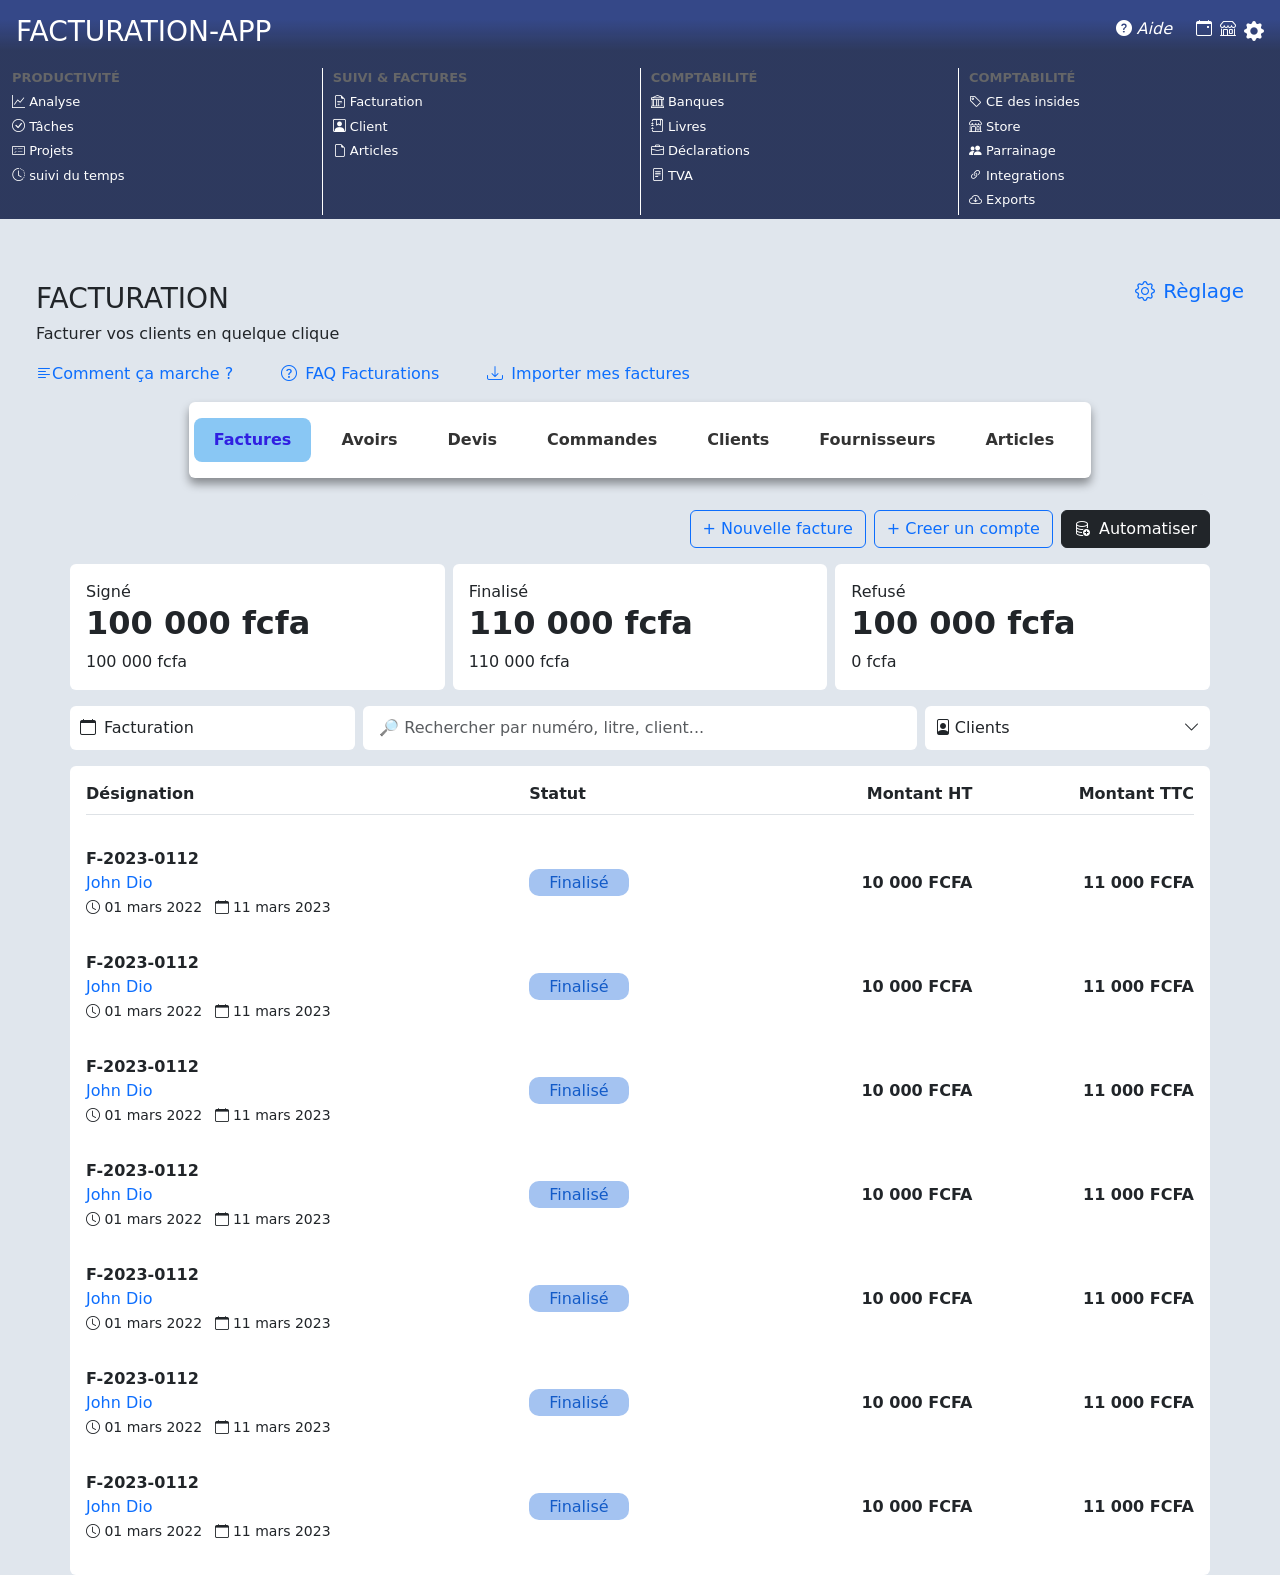
<file: facturation.html>
<!DOCTYPE html>
<html lang="fr">

<head>
    <meta charset="UTF-8">
    <meta name="viewport" content="width=device-width, initial-scale=1.0">
    <title>Dashboard Facturation</title>

    <link href="https://cdn.jsdelivr.net/npm/bootstrap@5.3.8/dist/css/bootstrap.min.css" rel="stylesheet">
    <link rel="stylesheet" href="https://cdn.jsdelivr.net/npm/bootstrap-icons@1.11.3/font/bootstrap-icons.css">
    <link rel="stylesheet" href="style.css">

</head>

<body>

    <!-- HEADER FIXE -->
    <div class="header-fixed entete">
        <div class="header d-flex justify-content-between align-items-center px-3">
            <h3 class="m-0">FACTURATION-APP</h3>
            <div class="d-flex gap-2">
                <i class="bi bi-question-circle-fill me-3"> Aide</i>
                <i class="bi bi-calendar-event"></i>
                <i class="bi bi-shop"></i>
                <i class="bi bi-gear-fill fs-5 "></i>
            </div>
        </div>
        <div class="menu px-2 text-white">
            <!-- PRODUCTIVITÉ -->
            <div class="menu-item  zey1 m-1">
                <input type="checkbox" id="m1">
                <label class="m-0 prod" for="m1">PRODUCTIVITÉ</label>

                <div class="submenu">
                   <a class="text-decoration-none text-white" href="index.html"><p> <i class="bi bi-graph-up"></i> Analyse</p></a>
                    <p> <i class="bi bi-check-circle"></i> Tâches</p>
                    <p><i class="bi bi-card-checklist"></i> Projets</p>
                    <p><i class="bi bi-clock-history"></i> suivi du temps</p>
                </div>
            </div>

            <!-- SUIVI -->
            <div class="menu-item zey m-1">
                <input type="checkbox" id="m2">
                <label class="prod" for="m2">SUIVI & FACTURES</label>
                <div class="submenu">
                    <a href="facturation.html" class="text-decoration-none text-white">
                        <p id="goFacturation"> <i class="bi bi-file-earmark-text"></i> Facturation</p>
                    </a>
                    <a href="#" class="text-decoration-none text-white">
                        <p id="goClient"> <i class="bi bi-person-square"></i> Client</p>
                    </a>
                    <a href="#" class="text-decoration-none text-white">
                        <p id="goArticles"> <i class="bi bi-file-earmark"></i> Articles</p>
                    </a>
                </div>
            </div>

            <!-- AUTRES -->
            <div class="menu-item zey m-1">
                <input type="checkbox" id="m3">
                <label class="prod" for="m3">COMPTABILITÉ</label>

                <div class="submenu">
                    <p> <i class="bi bi-bank"></i> Banques</p>
                    <p> <i class="bi bi-journal-bookmark"></i> Livres</p>
                    <p><i class="bi bi-briefcase"></i> Déclarations</p>
                    <p><i class="bi bi-file-text"></i> TVA</p>
                </div>
            </div>
            <div class="menu-item zey m-1">
                <input type="checkbox" id="m3">
                <label class="prod" for="m3">COMPTABILITÉ</label>

                <div class="submenu">
                    <p><i class="bi bi-tag"></i> CE des insides</p>
                    <p><i class="bi bi-shop"></i> Store</p>
                    <p><i class="bi bi-people-fill"></i> Parrainage</p>
                    <p><i class="bi bi-link-45deg"></i> Integrations</p>
                    <p><i class="bi bi-cloud-arrow-down"></i> Exports</p>
                </div>
            </div>

        </div>
    </div>

    <!-- CONTENU -->
    <div class="container-fluid d-flex flex-column align-items-center CONTENU">

        <!-- TITRE -->
        <div class="d-flex justify-content-between align-items-center mt-3 w-100 px-4">
            <h3 class="m-0 ext-primary">FACTURATION</h3>
            <div class="d-flex text-primary gap-2 fs-5">
                <i class="bi bi-gear"></i>
                <p class="fs-5">Règlage</p>
            </div>
        </div>
        <p class="text-justify-start w-100 px-4">Facturer vos clients en quelque clique</p>

        <div class="d-flex align-items-center flex-wrap justify-content-start w-100">

            <div class="d-flex px-4 text-primary">
                <i class="bi bi-text-left"></i>
                <p>Comment ça marche ?</p>

            </div>
            <div class="d-flex text-primary px-4 gap-2">
                <i class="bi bi-question-circle"></i>
                <p>FAQ Facturations</p>

            </div>
            <div class="d-flex gap-2 px-4 text-primary">
                <i class="bi bi-download"></i>
                <p>Importer mes factures</p>

            </div>
        </div>

        <!-- TABS -->
        <ul class="container nav nav-tabs  menu  menuli justify-content-between fw-bold bg-white shadow-bottom rounded py-3"
            id="myTab">

            <li class="nav-item">
                <button class="nav-link active" data-bs-toggle="tab" data-bs-target="#facturation">Factures</button>
            </li>

            <li class="nav-item">
                <button class="nav-link" data-bs-toggle="tab" data-bs-target="#avoirs">Avoirs</button>
            </li>

            <li class="nav-item">
                <button class="nav-link" data-bs-toggle="tab" data-bs-target="#devis">Devis</button>
            </li>

            <li class="nav-item">
                <button class="nav-link" data-bs-toggle="tab" data-bs-target="#commandes">Commandes</button>
            </li>

            <li class="nav-item">
                <button class="nav-link" data-bs-toggle="tab" data-bs-target="#client">Clients</button>
            </li>

            <li class="nav-item">
                <button class="nav-link" data-bs-toggle="tab" data-bs-target="#fournisseurs">Fournisseurs</button>
            </li>

            <li class="nav-item">
                <button class="nav-link" data-bs-toggle="tab" data-bs-target="#articles">Articles</button>
            </li>

        </ul>

        <!-- CONTENU TABS -->
        <div class=" container tab-content menu1 fact p-0 menu-card mt-3">

            <!-- FACTURATION -->
            <div class="tab-pane p-0  fade show active" id="facturation">
                <div class="w-100 flex-wrap  d-flex align-items-center justify-content-end gap-2 my-3">

                    <a href="creer facture.html" class="decoration-none"><button type="button"
                            class="btn border border-1 border-primary text-primary cursor-pointer ">+
                            Nouvelle
                            facture </button></a>
                    <a href="acompte.html" class="decoration-none"><button type="button"
                            class="btn border border-1 border-primary text-primary cursor-pointer ">+
                            Creer un
                            compte </button></a>
                    <button type="button" class="btn btn-dark"> <i class="bi bi-database-add me-1"></i>
                        Automatiser</button>
                </div>



                <div class="d-flex align-items-center signalé w-100 my-3 gap-2">
                    <div class="bg-white p-3 w-100 rounded">
                        <p class="m-0 p-0">Signé</p>
                        <h2 class="fw-bolder">100 000 fcfa</h2>
                        <p class="m-0 p-0">100 000 fcfa</p>
                    </div>
                    <div class="bg-white p-3 w-100 rounded">
                        <p class="m-0 p-0">Finalisé</p>
                        <h2 class="fw-bolder">110 000 fcfa</h2>
                        <p class="m-0 p-0">110 000 fcfa</p>
                    </div>
                    <div class="bg-white p-3 w-100 rounded">
                        <p class="m-0 p-0">Refusé</p>
                        <h2 class="fw-bolder">100 000 fcfa</h2>
                        <p class="m-0 p-0">0 fcfa</p>
                    </div>

                </div>

                <div class="tab-pane w-100 signalé1 d-flex align-items-center gap-2 justify-content-between fade show active"
                    id="facturation">
                    <div class="bg-white d-flex gap-2 clien w-50 rounded">
                        <i class="bi bi-calendar"></i>
                        <p class="m-0 p-0">Facturation</p>
                    </div>
                    <div class="bg-white p-1 w-100 rounded">
                        <input type="text" placeholder="🔎 Rechercher par numéro, litre, client..."
                            class="form-control w-100 border-0 shadow-none">
                    </div>
                    <div class="bg-white d-flex justify-content-between gap-1 clien clien4 w-50 rounded">
                        <div class="d-flex gap-1">
                            <i class="bi bi-file-person"></i>
                            <p class="m-0 p-0">Clients</p>
                        </div>
                        <i class="bi bi-chevron-down"></i>
                    </div>
                </div>

                <div class="bg-white rounded p-3 mt-3">

                    <!-- Conteneur scrollable -->
                    <div class="table-responsive-md">

                        <div style="min-width: 850px;">

                            <!-- En-tête -->
                            <div class="d-flex fw-bold border-bottom pb-2 mb-3">

                                <div style="width:40%;">Désignation</div>

                                <div style="width:20%;">Statut</div>

                                <div style="width:20%;" class="text-end">
                                    Montant HT
                                </div>

                                <div style="width:20%;" class="text-end">
                                    Montant TTC
                                </div>

                            </div>

                            <!-- Ligne -->
                            <div class="d-flex align-items-center py-3 pointer" data-bs-toggle="offcanvas"
                                data-bs-target="#facturationPopup">

                                <div style="width:40%;">

                                    <strong>F-2023-0112</strong><br>

                                    <span class="text-primary">
                                        John Dio
                                    </span><br>

                                    <small>
                                        <i class="bi bi-clock"></i> 01 mars 2022
                                        <i class="bi bi-calendar ms-2"></i> 11 mars 2023
                                    </small>

                                </div>

                                <div style="width:20%;">
                                    <span class="final px-2 py-1">
                                        Finalisé
                                    </span>
                                </div>

                                <div style="width:20%;" class="text-end fw-bold">
                                    10 000 FCFA
                                </div>

                                <div style="width:20%;" class="text-end fw-bold">
                                    11 000 FCFA
                                </div>

                            </div>
                            <div class="d-flex align-items-center py-3 pointer" data-bs-toggle="offcanvas"
                                data-bs-target="#facturationPopup">

                                <div style="width:40%;">

                                    <strong>F-2023-0112</strong><br>

                                    <span class="text-primary">
                                        John Dio
                                    </span><br>

                                    <small>
                                        <i class="bi bi-clock"></i> 01 mars 2022
                                        <i class="bi bi-calendar ms-2"></i> 11 mars 2023
                                    </small>

                                </div>

                                <div style="width:20%;">
                                    <span class="final px-2 py-1">
                                        Finalisé
                                    </span>
                                </div>

                                <div style="width:20%;" class="text-end fw-bold">
                                    10 000 FCFA
                                </div>

                                <div style="width:20%;" class="text-end fw-bold">
                                    11 000 FCFA
                                </div>

                            </div>
                            <div class="d-flex align-items-center py-3 pointer" data-bs-toggle="offcanvas"
                                data-bs-target="#facturationPopup">

                                <div style="width:40%;">

                                    <strong>F-2023-0112</strong><br>

                                    <span class="text-primary">
                                        John Dio
                                    </span><br>

                                    <small>
                                        <i class="bi bi-clock"></i> 01 mars 2022
                                        <i class="bi bi-calendar ms-2"></i> 11 mars 2023
                                    </small>

                                </div>

                                <div style="width:20%;">
                                    <span class="final px-2 py-1">
                                        Finalisé
                                    </span>
                                </div>

                                <div style="width:20%;" class="text-end fw-bold">
                                    10 000 FCFA
                                </div>

                                <div style="width:20%;" class="text-end fw-bold">
                                    11 000 FCFA
                                </div>

                            </div>
                            <div class="d-flex align-items-center py-3 pointer" data-bs-toggle="offcanvas"
                                data-bs-target="#facturationPopup">

                                <div style="width:40%;">

                                    <strong>F-2023-0112</strong><br>

                                    <span class="text-primary">
                                        John Dio
                                    </span><br>

                                    <small>
                                        <i class="bi bi-clock"></i> 01 mars 2022
                                        <i class="bi bi-calendar ms-2"></i> 11 mars 2023
                                    </small>

                                </div>

                                <div style="width:20%;">
                                    <span class="final px-2 py-1">
                                        Finalisé
                                    </span>
                                </div>

                                <div style="width:20%;" class="text-end fw-bold">
                                    10 000 FCFA
                                </div>

                                <div style="width:20%;" class="text-end fw-bold">
                                    11 000 FCFA
                                </div>

                            </div>
                            <div class="d-flex align-items-center py-3 pointer" data-bs-toggle="offcanvas"
                                data-bs-target="#facturationPopup">

                                <div style="width:40%;">

                                    <strong>F-2023-0112</strong><br>

                                    <span class="text-primary">
                                        John Dio
                                    </span><br>

                                    <small>
                                        <i class="bi bi-clock"></i> 01 mars 2022
                                        <i class="bi bi-calendar ms-2"></i> 11 mars 2023
                                    </small>

                                </div>

                                <div style="width:20%;">
                                    <span class="final px-2 py-1">
                                        Finalisé
                                    </span>
                                </div>

                                <div style="width:20%;" class="text-end fw-bold">
                                    10 000 FCFA
                                </div>

                                <div style="width:20%;" class="text-end fw-bold">
                                    11 000 FCFA
                                </div>

                            </div>
                            <div class="d-flex align-items-center py-3 pointer" data-bs-toggle="offcanvas"
                                data-bs-target="#facturationPopup">

                                <div style="width:40%;">

                                    <strong>F-2023-0112</strong><br>

                                    <span class="text-primary">
                                        John Dio
                                    </span><br>

                                    <small>
                                        <i class="bi bi-clock"></i> 01 mars 2022
                                        <i class="bi bi-calendar ms-2"></i> 11 mars 2023
                                    </small>

                                </div>

                                <div style="width:20%;">
                                    <span class="final px-2 py-1">
                                        Finalisé
                                    </span>
                                </div>

                                <div style="width:20%;" class="text-end fw-bold">
                                    10 000 FCFA
                                </div>

                                <div style="width:20%;" class="text-end fw-bold">
                                    11 000 FCFA
                                </div>

                            </div>
                            <div class="d-flex align-items-center py-3 pointer" data-bs-toggle="offcanvas"
                                data-bs-target="#facturationPopup">

                                <div style="width:40%;">

                                    <strong>F-2023-0112</strong><br>

                                    <span class="text-primary">
                                        John Dio
                                    </span><br>

                                    <small>
                                        <i class="bi bi-clock"></i> 01 mars 2022
                                        <i class="bi bi-calendar ms-2"></i> 11 mars 2023
                                    </small>

                                </div>

                                <div style="width:20%;">
                                    <span class="final px-2 py-1">
                                        Finalisé
                                    </span>
                                </div>

                                <div style="width:20%;" class="text-end fw-bold">
                                    10 000 FCFA
                                </div>

                                <div style="width:20%;" class="text-end fw-bold">
                                    11 000 FCFA
                                </div>

                            </div>

                        </div>

                    </div>

                </div>

            </div>

            <!-- AUTRES MODULES -->

            <div class="tab-pane fade w-100" id="devis">
                <div class="w-100 d-flex align-items-center justify-content-end gap-2 my-3">

                    <button type="button" class="btn border border-1 border-primary text-primary cursor-pointer ">+
                        Nouvelle
                        facture </button>
                    <button type="button" class="btn border border-1 border-primary text-primary cursor-pointer ">+
                        Creer un
                        compte </button>
                    <button type="button" class="btn auto text-white"> <i class="bi bi-question-circle-fill me-1"></i>
                        Automatiser</button>
                </div>



                <div class="d-flex align-items-center signalé w-100 my-3 gap-2">
                    <div class="bg-white p-3 w-100 rounded">
                        <p class="m-0 p-0">Signé</p>
                        <h2 class="fw-bolder">100 000 fcfa</h2>
                        <p class="m-0 p-0">100 000 fcfa</p>
                    </div>
                    <div class="bg-white p-3 w-100 rounded">
                        <p class="m-0 p-0">Finalisé</p>
                        <h2 class="fw-bolder">110 000 fcfa</h2>
                        <p class="m-0 p-0">110 000 fcfa</p>
                    </div>
                    <div class="bg-white p-3 w-100 rounded">
                        <p class="m-0 p-0">Refusé</p>
                        <h2 class="fw-bolder">100 000 fcfa</h2>
                        <p class="m-0 p-0">0 fcfa</p>
                    </div>

                </div>
                <div class="tab-pane w-100 d-flex signalé1 align-items-center gap-2 justify-content-between fade show active"
                    id="facturation">
                    <div class="bg-white clien w-50 rounded">
                        <p class="m-0 p-0">Facturation</p>
                    </div>
                    <div class="bg-white p-1 w-100 rounded">
                        <input type="text" placeholder=" 🔎 Rechercher par numéro, litre, client..."
                            class="form-control w-100 border-0 shadow-none">
                    </div>
                    <div class="bg-white clien clien4 w-50 rounded">
                        <p class="m-0 p-0">Clients</p>
                    </div>
                </div>

                <div
                    class="d-flex flex-column gap-4 my-3 align-items-center w-100 bg-white p-3 justify-content-between">
                    <div class="d-flex justify-content-start w-100">

                        <h6 class="w-100 fw-bolder">Designation</h6>
                        <h6 class="w-50 fw-bolder">Status</h6>
                        <h6 class="w-50 fw-bolder">Montant HT</h6>
                        <h6 class="w-50 fw-bolder">Montant TTC</h6>
                    </div>


                    <div class="d-flex align-items-center justify-content-start w-100 pointer"
                        data-bs-toggle="offcanvas" data-bs-target="#facturationPopup">
                        <h6 class="w-100">7-023-0112 <br>
                            <p class="text-primary m-0 p-0 fs-5">Jhon Dio</p>
                            <i class="bi bi-clock"></i> O1 mars 2022 <i class="bi bi-calendar"></i> 11 mars 2023
                        </h6>
                        <h6 class="w-50">Finalisé</h6>
                        <h6 class="w-50">10 000,00 fcfa</h6>
                        <h6 class="w-50">11 000,00 fcfa</h6>
                    </div>
                    <div class="d-flex align-items-center justify-content-start w-100 pointer"
                        data-bs-toggle="offcanvas" data-bs-target="#facturationPopup">
                        <h6 class="w-100">7-023-0112 <br>
                            <p class="text-primary m-0 p-0 fs-5">Jhon Dio</p>
                            <i class="bi bi-clock"></i> O1 mars 2022 <i class="bi bi-calendar"></i> 11 mars 2023
                        </h6>
                        <h6 class="w-50">Finalisé</h6>
                        <h6 class="w-50">10 000,00 fcfa</h6>
                        <h6 class="w-50">11 000,00 fcfa</h6>
                    </div>
                    <div class="d-flex align-items-center justify-content-start w-100 pointer"
                        data-bs-toggle="offcanvas" data-bs-target="#facturationPopup">
                        <h6 class="w-100">7-023-0112 <br>
                            <p class="text-primary m-0 p-0 fs-5">Jhon Dio</p>
                            <i class="bi bi-clock"></i> O1 mars 2022 <i class="bi bi-calendar"></i> 11 mars 2023
                        </h6>
                        <h6 class="w-50">Finalisé</h6>
                        <h6 class="w-50">10 000,00 fcfa</h6>
                        <h6 class="w-50">11 000,00 fcfa</h6>
                    </div>
                    <div class="d-flex align-items-center justify-content-start w-100 pointer"
                        data-bs-toggle="offcanvas" data-bs-target="#facturationPopup">
                        <h6 class="w-100">7-023-0112 <br>
                            <p class="text-primary m-0 p-0 fs-5">Jhon Dio</p>
                            <i class="bi bi-clock"></i> O1 mars 2022 <i class="bi bi-calendar"></i> 11 mars 2023
                        </h6>
                        <h6 class="w-50">Finalisé</h6>
                        <h6 class="w-50">10 000,00 fcfa</h6>
                        <h6 class="w-50">11 000,00 fcfa</h6>
                    </div>
                    <div class="d-flex align-items-center justify-content-start w-100 pointer"
                        data-bs-toggle="offcanvas" data-bs-target="#facturationPopup">
                        <h6 class="w-100">7-023-0112 <br>
                            <p class="text-primary m-0 p-0 fs-5">Jhon Dio</p>
                            <i class="bi bi-clock"></i> O1 mars 2022 <i class="bi bi-calendar"></i> 11 mars 2023
                        </h6>
                        <h6 class="w-50">Finalisé</h6>
                        <h6 class="w-50">10 000,00 fcfa</h6>
                        <h6 class="w-50">11 000,00 fcfa</h6>
                    </div>
                    <div class="d-flex align-items-center justify-content-start w-100 pointer"
                        data-bs-toggle="offcanvas" data-bs-target="#facturationPopup">
                        <h6 class="w-100">7-023-0112 <br>
                            <p class="text-primary m-0 p-0 fs-5">Jhon Dio</p>
                            <i class="bi bi-clock"></i> O1 mars 2022 <i class="bi bi-calendar"></i> 11 mars 2023
                        </h6>
                        <h6 class="w-50">Finalisé</h6>
                        <h6 class="w-50">10 000,00 fcfa</h6>
                        <h6 class="w-50">11 000,00 fcfa</h6>
                    </div>
                    <div class="d-flex align-items-center justify-content-start w-100 pointer"
                        data-bs-toggle="offcanvas" data-bs-target="#facturationPopup">
                        <h6 class="w-100">7-023-0112 <br>
                            <p class="text-primary m-0 p-0 fs-5">Jhon Dio</p>
                            <i class="bi bi-clock"></i> O1 mars 2022 <i class="bi bi-calendar"></i> 11 mars 2023
                        </h6>
                        <h6 class="w-50">Finalisé</h6>
                        <h6 class="w-50">10 000,00 fcfa</h6>
                        <h6 class="w-50">11 000,00 fcfa</h6>
                    </div>
                    <div class="d-flex align-items-center justify-content-start w-100 pointer"
                        data-bs-toggle="offcanvas" data-bs-target="#facturationPopup">
                        <h6 class="w-100">7-023-0112 <br>
                            <p class="text-primary m-0 p-0 fs-5">Jhon Dio</p>
                            <i class="bi bi-clock"></i> O1 mars 2022 <i class="bi bi-calendar"></i> 11 mars 2023
                        </h6>
                        <h6 class="w-50">Finalisé</h6>
                        <h6 class="w-50">10 000,00 fcfa</h6>
                        <h6 class="w-50">11 000,00 fcfa</h6>
                    </div>

                    <div class="d-flex align-items-center w-100 justify-content-end">
                        <p class="police">Ligne par <i class="bi bi-caret-down-fill"></i> page 25 <1-5 de 5> </p>

                    </div>
                </div>


            </div>
            <div class="tab-pane fade" id="commandes"></div>


            <div class="tab-pane fade w-100" id="client">
                <div class="w-100 d-flex align-items-center justify-content-end gap-2 my-3">

                    <button type="button" class="btn btn-primary border-primary cursor-pointer "
                        data-bs-toggle="offcanvas" data-bs-target="#facturationclient">+
                        Nouveau
                        article </button>

                    <button type="button" class="btn btn-dark"> <i class="bi bi-database-add me-1"></i>
                        Automatiser</button>


                </div>

                <div class="tab-pane w-100 d-flex align-items-center gap-2 justify-content-between fade show active"
                    id="facturation">
                    <div class="bg-white p-1 w-50 rounded">
                        <input type="text" placeholder="🔎 Rechercher par numéro, litre, client..."
                            class="form-control w-20 border-0 shadow-none">
                    </div>
                </div>

                <div
                    class="d-flex flex-column gap-4 my-2 align-items-center w-100 bg-white p-3 justify-content-between">
                    <div class="d-flex justify-content-start w-100">
                        <h6 class="w-100 fw-bolder">Designation</h6>
                    </div>


                    <div class="d-flex align-items-center justify-content-end px-4 w-100 pointer">
                        <h6 class="w-100">
                            <p class="text-primary m-0 p-0 fs-5">Jhon Dio <br></p>
                            <p>john.doe@example.com <br> BP-10000 Niamey</p>
                        </h6>

                        <h6 class="fw-bolder">...</h6>
                    </div>
                    <div class="d-flex align-items-center justify-content-end px-4 w-100 pointer">
                        <h6 class="w-100">
                            <p class="text-primary m-0 p-0 fs-5">Jhon Dio <br></p>
                            <p>john.doe@example.com <br> BP-10000 Niamey</p>
                        </h6>

                        <h6 class="fw-bolder">...</h6>
                    </div>
                    <div class="d-flex align-items-center justify-content-end px-4 w-100 pointer">
                        <h6 class="w-100">
                            <p class="text-primary m-0 p-0 fs-5">Jhon Dio <br></p>
                            <p>john.doe@example.com <br> BP-10000 Niamey</p>
                        </h6>

                        <h6 class="fw-bolder">...</h6>
                    </div>
                    <div class="d-flex align-items-center justify-content-end px-4 w-100 pointer">
                        <h6 class="w-100">
                            <p class="text-primary m-0 p-0 fs-5">Jhon Dio <br></p>
                            <p>john.doe@example.com <br> BP-10000 Niamey</p>
                        </h6>

                        <h6 class="fw-bolder">...</h6>
                    </div>
                    <div class="d-flex align-items-center justify-content-end px-4 w-100 pointer">
                        <h6 class="w-100">
                            <p class="text-primary m-0 p-0 fs-5">Jhon Dio <br></p>
                            <p>john.doe@example.com <br> BP-10000 Niamey</p>
                        </h6>

                        <h6 class="fw-bolder">...</h6>
                    </div>
                    <div class="d-flex align-items-center justify-content-end px-4 w-100 pointer">
                        <h6 class="w-100">
                            <p class="text-primary m-0 p-0 fs-5">Jhon Dio <br></p>
                            <p>john.doe@example.com <br> BP-10000 Niamey</p>
                        </h6>

                        <h6 class="fw-bolder">...</h6>
                    </div>

                    <div class="d-flex align-items-center w-100 justify-content-end">
                        <p class="police">Ligne par <i class="bi bi-caret-down-fill"></i> page 25 <1-5 de 5> </p>

                    </div>


                </div>

            </div>
            <div class="tab-pane fade" id="fournisseurs"></div>

            <div class="tab-pane fade w-100" id="articles">
                <div class="w-100 d-flex align-items-center justify-content-end gap-2 my-3">

                    <button type="button" class="btn border border-1 border-primary text-primary cursor-pointer"
                        data-bs-toggle="offcanvas" data-bs-target="#facturationArticle">
                        + Nouvelle
                        article </button>
                </div>
                <div class="tab-pane w-50 d-flex align-items-center gap-2 justify-content-between fade show active"
                    id="facturation">
                    <div class="bg-white p-1 w-100 rounded">
                        <input type="text" placeholder="🔎 Rechercher par numéro, litre, client..."
                            class="form-control w-100 border-0 shadow-none">
                    </div>
                </div>
                <div
                    class="d-flex flex-column gap-4 my-3 align-items-center w-100 bg-white p-3 justify-content-between">
                    <div class="d-flex justify-content-center w-100">

                        <h6 class="w-100 fw-bolder">Designation</h6>
                        <h6 class="w-50 fw-bolder">Type d'article</h6>
                        <h6 class="w-50 fw-bolder">Unité</h6>
                        <h6 class="w-50 fw-bolder">Prix Unitaire</h6>
                        <h6 class="w-50 fw-bolder">TVA</h6>
                        <h6 class="w-50 fw-bolder"></h6>
                    </div>
                    <div class="d-flex align-items-center justify-content-between w-100 pointer">
                        <h6 class="w-100 fw-bolder">Waké</h6>
                        <h6 class="w-50">Vente de marchandise </h6>
                        <h6 class="w-50">unité</h6>
                        <h6 class="w-50">11 500,00 fcfa</h6>
                        <h6 class="w-50"></h6>
                        <h6 class="w-50 d-flex gap-3 fw-bolder fs-4"><i class="bi bi-pen-fill"></i><i
                                class="bi bi-trash3-fill"></i>
                    </div>
                    <div class="d-flex align-items-center justify-content-start w-100 pointer">
                        <h6 class="w-100 fw-bolder">Forfait main

                        </h6>
                        <h6 class="w-50">Prestation Artistique</h6>
                        <h6 class="w-50">Heure</h6>
                        <h6 class="w-50">11 500,00 fcfa</h6>
                        <h6 class="w-50"></h6>
                        <h6 class="w-50 d-flex gap-3 fw-bolder fs-4"><i class="bi bi-pen-fill"></i><i
                                class="bi bi-trash3-fill"></i>
                    </div>
                    <div class="d-flex align-items-center justify-content-start w-100 pointer">
                        <h6 class="w-100 fw-bolder">Assistance Admin

                        </h6>
                        <h6 class="w-50">Prestation de service</h6>
                        <h6 class="w-50">Heure</h6>
                        <h6 class="w-50">11 500,00 fcfa</h6>
                        <h6 class="w-50"> 20%</h6>
                        <h6 class="w-50 d-flex gap-3 fw-bolder fs-4"><i class="bi bi-pen-fill"></i><i
                                class="bi bi-trash3-fill"></i>
                    </div>
                    <div class="d-flex align-items-center justify-content-start w-100 pointer">
                        <h6 class="w-100 fw-bolder">Template de site web

                        </h6>
                        <h6 class="w-50">Prestation de service</h6>
                        <h6 class="w-50">Heure</h6>
                        <h6 class="w-50">11 500,00 fcfa</h6>
                        <h6 class="w-50">15%</h6>
                        <h6 class="w-50 d-flex gap-3 fw-bolder fs-4"><i class="bi bi-pen-fill"></i><i
                                class="bi bi-trash3-fill"></i>
                    </div>
                    <div class="d-flex align-items-center justify-content-start w-100 pointer">
                        <h6 class="w-100 fw-bolder">Développement web

                        </h6>
                        <h6 class="w-50">Prestation de service</h6>
                        <h6 class="w-50">Heure</h6>
                        <h6 class="w-50">11 500,00 fcfa</h6>
                        <h6 class="w-50">20%</h6>
                        <h6 class="w-50 d-flex gap-3 fw-bolder fs-4"><i class="bi bi-pen-fill"></i><i
                                class="bi bi-trash3-fill"></i>
                    </div>

                    <div class="d-flex align-items-center w-100 justify-content-end">
                        <p class="police">Ligne par <i class="bi bi-caret-down-fill"></i> page 25 <1-5 de 5> </p>

                    </div>

                </div>


            </div>

        </div>

    </div>

    <!-- OFFCANVAS -->
    <div class="offcanvas offcanvas-end offcan " id="facturationPopup">
        <div class="d-flex flex-column align-items-start p-1">
            <div class="offcanvas-header p-0 m-0 w-100 d-flex justify-content-between align-items-center">
                <h6 class="Doc mx-3">Document de facturation</h6>

                <div class="d-flex">
                    <button class="btn btn-primary p-0 fina px-3">Finalisé</button>
                    <i class="bi bi-three-dots fw-bold"></i>
                </div>
            </div>
            <h2 class="fw-bolder mx-3 m-0 p-0">D-2023-0112</h2>

            <p class="Nom mx-3 fw-bold">Nom du client <br>
                <span>10 000 fcfa HT
                    10 000 fcfa TTC
                    <i class="bi bi-clock"></i> 13 mars 2023
                    <i class="bi bi-calendar"></i> 13 mars 2023</span>
            </p>

        </div>

        <div class="d-flex align-items-center gap-5 justify-content-center">
            <h4 class="previ d-flex align-items-center justify-content-center svc1">Prévisualisation</h4>
            <h4 class="relation">Relation</h4>
        </div>

        <div class="card1 d-flex flex-column gap-2">
            <div class="d-flex align-items-center justify-content-between px-3">
                <!-- <h1 class=" logo fw-bolder ">LOGO</h1> -->
                <img src="./image/logo.png" class="img-fluid" alt="">

                <div class="d-flex flex-column align-items-end justify-content-center">
                    <h3 class="text-primary">devis</h3>
                    <h4 class="fw-bolder">Nom du client</h4>
                    <p class="text-end">Boite postaleet ville du client <br> Localisation du client</p>
                </div>
            </div>

            <hr class="mx-5">

            <div class="d-flex align-items-start justify-content-between px-3">
                <div class="d-flex flex-column gap-2 align-items-start">
                    <h1 class=" logo fw-bolder ">Nom du prestataire</h1>
                    <p class="text-start">
                        Boite postale et ville du prestataire <br>
                        Localisation du prestataire <br>
                        Numéro de tel prestataire <br>
                        Email du prestataire <br>
                    </p>

                </div>
                <div class="d-flex flex-column align-items-start justify-content-end">

                    <p class="text-end">N° du document
                        000000 <br>
                        Date d'émission
                        00-00-2025 <br>
                        Date de validité
                        00-00-2025</p>
                </div>
            </div>

            <div class="Desi px-5 d-flex flex-column gap-2 ">

                <div class=" desi1 desi3 d-flex align-items-center justify-content-start gap-3">
                    <span class="desi1">#</span>
                    <h4 class="desi1">Désignation et description</h4>
                    <h4 class="desi1">Unité</h4>
                    <h4 class="desi1">Quantité</h4>
                    <h4 class="desi1">Prix u.HT</h4>
                    <h4 class="desi1">TVA</h4>
                    <h4 class="desi1">Montant HT</h4>
                    <h4 class="desi1">Montant TTC</h4>
                </div>
                <!-- <hr class="hrdesi"> -->
                <div class=" desi1 d-flex align-items-center justify-content-between gap-3">
                    <span class="desi2">1</span>
                    <h4 class="desi2">Désignation <br>
                        Description de l'article <br>
                        paragraphe 1 <br>
                        paragraphe 2
                    </h4>
                    <h4 class="desi2">Unité</h4>
                    <h4 class="desi2">0</h4>
                    <h4 class="desi2">1000</h4>
                    <h4 class="desi2">00%</h4>
                    <h4 class="desi2">000000</h4>
                    <h4 class="desi2">000000</h4>

                </div>
                <hr class="border border-primary border-1 opacity-100">

            </div>



            <div class="d-flex align-items-start justify-content-between px-3">
                <div class="d-flex flex-column align-items-start">
                    <p class="fw-bolder ">Délai de paiement</p>
                    <p class=" p-0 text-start">
                        30 jours
                    </p>
                    <p class=" p-0  fw-bolder ">Délai de paiement</p>
                    <p class="text-start">
                        30 jours
                    </p>
                </div>

                <div class="d-flex  align-items-start gap-3 justify-content-end">

                    <p class="text-start fw-bolder d-flex flex-column gap-2">
                        Total HT <br>
                        TVA <br>
                        Total TTC
                    </p>
                    <p class="text-end d-flex flex-column gap-2">
                        10000 <br>
                        2000 <br>
                        12000
                    </p>
                </div>
            </div>

        </div>


    </div>

    <!-- OFFCANVAS -->
    <div class="offcanvas offcanvas-end" id="facturationArticle">



        <div class="offcanvas-header d-flex justify-content-between">
            <div class="d-flex gap-2">
                <button class="btn-close" data-bs-dismiss="offcanvas"></button>
                <h5>Créer un article</h5>
            </div>

            <button class="btn btn-primary">Créer</button>

        </div>
        <div class="offcanvas-body ">
            <div class=" card2 flex-column gap-2">


                <form method="get" action="">
                    <p>
                        <label for="prenom">Désignation de l'article * </label> <br>
                        <input type="text" required name="prenom" id="prenom" placeholder="Désignation de l'article"
                            class="w-100 p-2 rounded m-1" size="30" maxlength="20">
                    </p>
                </form>
                <form method="get" action="">
                    <p>
                        <label for="prenom">Type d'article *</label> <br>
                        <input type="text" required name="prenom" id="prenom" placeholder="Type d'article "
                            class="w-100 p-2 rounded m-1" size="30" maxlength="20">
                    </p>
                </form>
                <form method="get" action="">
                    <p>
                        <label for="prenom">Unité de l'article * </label> <br>
                        <input type="text" required name="prenom" id="prenom"
                            placeholder="Unité de mesure du montant heure/prix unitairel" class="w-100 p-2 rounded m-1"
                            size="30" maxlength="20">
                    </p>
                </form>
                <form method="get" action="">
                    <p>
                        <label for="prenom">Prix unitaire de l'article *</label> <br>
                        <input type="text" required name="prenom" id="prenom" placeholder="Prix unitstire de l'article "
                            class="w-100 p-2 rounded m-1" size="30" maxlength="20">
                    </p>
                </form>
                <form method="get" action="">
                    <p>
                        <label for="prenom">Taxe à valeur ajoutée * </label> <br>
                        <input type="text" required name="prenom" id="prenom"
                            placeholder="TVA applicable à l'article en pourcentage" class="w-100 p-2 rounded m-1"
                            size="30" maxlength="20">
                    </p>
                </form>

                <form method="get" action="">
                    <p>
                        <label for="ameliorer">Description de notes ?</label><br>
                        <textarea name="ameliorer" id="ameliorer" placeholder="Désignation de l'article"
                            class="w-100 p-2 rounded m-1"></textarea>
                    </p>
                </form>
            </div>
        </div>

    </div>

    <!-- OFFCANVAS -->
    <div class="offcanvas offcanvas-end" id="facturationclient">
        <div class="offcanvas-header d-flex justify-content-between">
            <div class="d-flex gap-2">
                <button class="btn-close" data-bs-dismiss="offcanvas"></button>
                <h5>Créer un article</h5>
            </div>

            <button class="btn btn-primary">Créer</button>

        </div>
        <div class="offcanvas-body">

            <div class=" card2 flex-column gap-2">
                <form method="get" action="">
                    <p>
                        <label for="prenom">Désignation du client * </label> <br>
                        <input type="text" required name="prenom" id="prenom"
                            placeholder="Nom et prénom ou nom de l'éntreprise" class="w-100 p-2 rounded m-1" size="30"
                            maxlength="20">
                    </p>
                </form>
                <form method="get" action="">
                    <p>
                        <label for="prenom">Localisation du client *</label> <br>
                        <input type="text" required name="prenom" id="prenom" placeholder="Ville et pays du client"
                            class="w-100 p-2 rounded m-1" size="30" maxlength="20">
                    </p>
                </form>
                <form method="get" action="">
                    <p>
                        <label for="prenom">Boite postale du client * </label> <br>
                        <input type="text" required name="prenom" id="prenom" placeholder="Boite postale"
                            class="w-100 p-2 rounded m-1" size="30" maxlength="20">
                    </p>
                </form>

                <form method="get" action="">
                    <p>
                        <label for="ameliorer">Des conseils pour améliorer mon site ?</label><br>
                        <textarea name="ameliorer" id="ameliorer" placeholder="Désignation de l'article"
                            class="w-100 p-2 rounded m-1"></textarea>
                    </p>
                </form>
            </div>
        </div>
    </div>

    <!-- JS -->
    <script src="https://cdn.jsdelivr.net/npm/bootstrap@5.3.8/dist/js/bootstrap.bundle.min.js"></script>

    <script>
        function safeTab(target) {
            const trigger = document.querySelector(`[data-bs-target="${target}"]`);
            if (trigger) {
                bootstrap.Tab.getOrCreateInstance(trigger).show();
            }
        }

        document.getElementById("goFacturation")?.addEventListener("click", () => {
            safeTab("#facturation");
        });

        document.getElementById("goClient")?.addEventListener("click", () => {
            safeTab("#client");
        });

        document.getElementById("goArticles")?.addEventListener("click", () => {
            safeTab("#articles");
        });
    </script>

</body>

</html>
</file>
<file: style.css>
body {
    background: #E0E6ED;
    overflow-x: hidden;
    padding-top: 170px;
}

.header {
    color: white;
    padding: 15px;
}

.nOMD {
    border-radius: 10px;
    border: 1px solid #0d6efd;
}

.jus {
    font-size: 12px;
}

.header-fixed {
    
    position: fixed;
    align-items: start;
    top: 0;
    left: 0;
    width: 100%;
    z-index: 1000;
}

.menu-card {
    background: white;
    border-radius: 10px;
    padding: 20px;
}

.pointer {
    cursor: pointer;
}

.relation {
    color: #9ba6b2;
}

.nav-tabs .nav-link {
    color: #333;
    border: none;
    border-radius: 8px;
    margin: 0 5px;
    padding: 10px 20px;
    transition: 0.3s;
}

.nav-tabs .nav-link:hover {
    background-color: #27375E;
    color: #fff;
}

.nav-tabs .nav-link.active {
    background-color: #89C7F4;
    color: #301fe1;
    font-weight: bold;
}

.nav-tabs {
    border-bottom: none;
}

.CONTENU {
    margin-top: 80px;
}

.document {
    border: 2px dotted black;
    border-radius: 20px;
}

.shadow-bottom {
    box-shadow: 0 6px 10px rgba(0, 0, 0, 0.4);
}

.auto {
    background-color: #27375E;
}

.conte {
    background-color: #E0E6ED;
}

.fact {
    background: #E0E6ED;
}

.clien {
    padding: 10px;
}

.police {
    font-size: 12px;
}

.Doc {
    font-size: 12px;
}

.Nom {
    font-size: 11px;
}

.offcan {
    width: 700px !important;

}

.fina {
    border-radius: 20px;
    background-color: #B9E0FF;
    border: none !important;
    color: #0d6efd;
}

.previ {
    border-bottom: 2px solid #0d6efd;
    font-size: 18px;
    width: 200px !important;
}

.card1{
    margin: 50px;
    padding: 10px;
    box-shadow: 0 6px 10px rgba(0, 0, 0, 0.4);
}

.card2{
    border: 1px solid rgb(57, 206, 236) !important;
    padding: 9px !important;
    margin: 4px;
    border-radius: 10px;
    /* height: 300px !important */
    
}


.relation {
    font-size: 18px;
}

.logo {
    font-size: 30px;
}

.Desi {
    overflow-x: auto !important;

}

.desi1 {
    font-size: 12px !important;
    color: #0d6efd;

}

.desi3 {

    border-bottom: 3px solid #0d6efd;
    ;
}

.desi2 {
    font-size: 13px !important;
    color: black;
}

.hrdesi {
    /* background-color: #0d6efd !important; */
    border: 2px solid #0d6efd
}

.svc{
    width: 95%;
    gap: 20px !important;
}

.svc1{
    color: #327be9;
    font-size: 14px;
}
.svc2{
    
    font-size: 13px;
}
.colr{
    color: #767a85;
}
.peti{
    font-size: 11px;
}
.final{
    background-color: #a4c3f1;
    border-radius: 10px;
    padding-inline: 20px !important;
    color: #135bc8;
}



.configui {
    width: 100%;
}

.configui>div {
    width: 100%;
    max-width: 1100px;
}

.logo {
    font-size: 30px;
}


.demo-box {
    background: #FFFFFF;
    border-radius: 6px;
}

.cole {
    width: 30px;
    height: 25px;
    background: #E14324;
    border-radius: 3px;
}

.cole1 {
   width: 30px;
    height: 25px;
    background: #2EC237;
    border-radius: 3px;
}
.cole2 {
    width: 30px;
    height: 25px;
    background: #1D4E80;
    border-radius: 3px;
}

.box-2{
    background-color: #FFFFFF !important;
    display: flex;
    align-items: center;
    justify-content: center !important;
    /* height: 400px !important; */

    overflow-y: auto;
    max-height: 470px; /* ou 400px / 500px selon ton layout */
    
    /* cache scrollbar */
    scrollbar-width: none; /* Firefox */
    -ms-overflow-style: none; /* IE et Edge */
}

/* Chrome, Safari */
.box-2::-webkit-scrollbar{
    display: none;
}

.box-3{
    height: 4px !important;
    width: 100% !important;
    background-color: #a2a1a2 !important;
    display: flex;
    align-items: center;
    /* justify-content: center !important; */
}
.bx1{
    height: 4px !important;
    width: 140px !important;
    background-color: #769eee !important;
    display: flex;
    /* align-items: center; */
    /* justify-content: center !important; */
}

.cursor-pointer {
    cursor: pointer !important;
}

.entete{
    background: #2B375C;
background: linear-gradient(0deg,rgba(43, 55, 92, 0.99) 77%, rgba(53, 72, 136, 1) 91%);
}

.prod{
    color: #656668;
}

.tex1{
    font-size: 13px;
}
.tex2{
    font-size: 14px;
}

.fad{
    gap: 60px !important;
}




@media (max-width: 1440px) {
    .CONTENU {
        width: 100%;
        margin-top: 90px;
    }

    .menu {
        width: auto !important;
    }

    .menu1 {
        width: 100% !important;

    }

}



/* =======================
   DESKTOP (ton design)
======================= */
.menu {
    display: flex;

}

.menu-item {
    width: 100%;
    text-align: start;
   
    padding: 10px;
}

.zey{
     border-left: 1px solid white;
     font-size: 13px;
     padding: 0;
     padding-left: 10px;
}

.zey1{
     
     font-size: 13px;
     padding: 0;
}

.menu-item label {
    font-weight: bold;
    display: block;
    /* margin-bottom: 10px; */
}

.submenu p {
    margin: 5px 0;
}

/* cacher checkbox desktop */
.menu-item input {
    display: none;
}

/* =======================
   MOBILE
======================= */
@media (max-width:768px) {

    .CONTENU {
        margin-top: 150px;
    }

    .FAC,
    .FAC1 {
        flex-direction: column;
    }

    .FAC1 {
        flex-direction: column;
        align-items: center;
        justify-content: center;
    }

    .signalé {
        flex-direction: column;
    }

    .signalé1 {
        flex-direction: column;
    }

    .clien {
        width: 100% !important;
    }

    .clien4 {
        display: flex;
        align-items: center;
        justify-content: center;
    }

    .menu {
        flex-direction: column;
        position: relative;
        
    }

    .menuli {
        width: 80% !important;
        display: flex !important;
        align-items: center !important;

    }

    .header {
        display: flex;
        flex-direction: column;
        gap: 10px;
    }

    .menu-item {
        position: relative;
    }

    .menu-item label {
        padding: 15px;
        border-radius: 12px;
        background: #3C54AA;
        display: block;
        cursor: pointer;
    }

    /* submenu caché */
    .submenu {
        position: absolute;
        top: 90%;
        left: 0;
        width: 100%;
        border-radius: 11px;
        color: black;
        background: #e0e5ec;
        display: none;
        z-index: 999;
    }
    

    /* ouverture sans pousser les autres */
    .menu-item input:checked~.submenu {
        display: block;
    }

    .submenu p {
        padding: 12px 15px;
        margin: 0;
        border-top: 1px solid rgba(255, 255, 255, .2);
    }

    .submenu p:hover {
        background: #0a58ca;
    }

    .svc{
        flex-direction: column;
    }

    .zey{
     border-left: none !important;
     font-size: 13px;
     padding: 0;
     /* padding-left: 10px; */
}
.prod{
    color: white;
}
}

@media (max-width: 425px) {
    .configui {
        width: 400px !important;
        /* background-color: #198754 !important; */
    }

    .table {
        font-size: 12px;
    }

    .desi1 {
        font-size: 6px !important;
        color: #0d6efd;

    }
}
</file>
